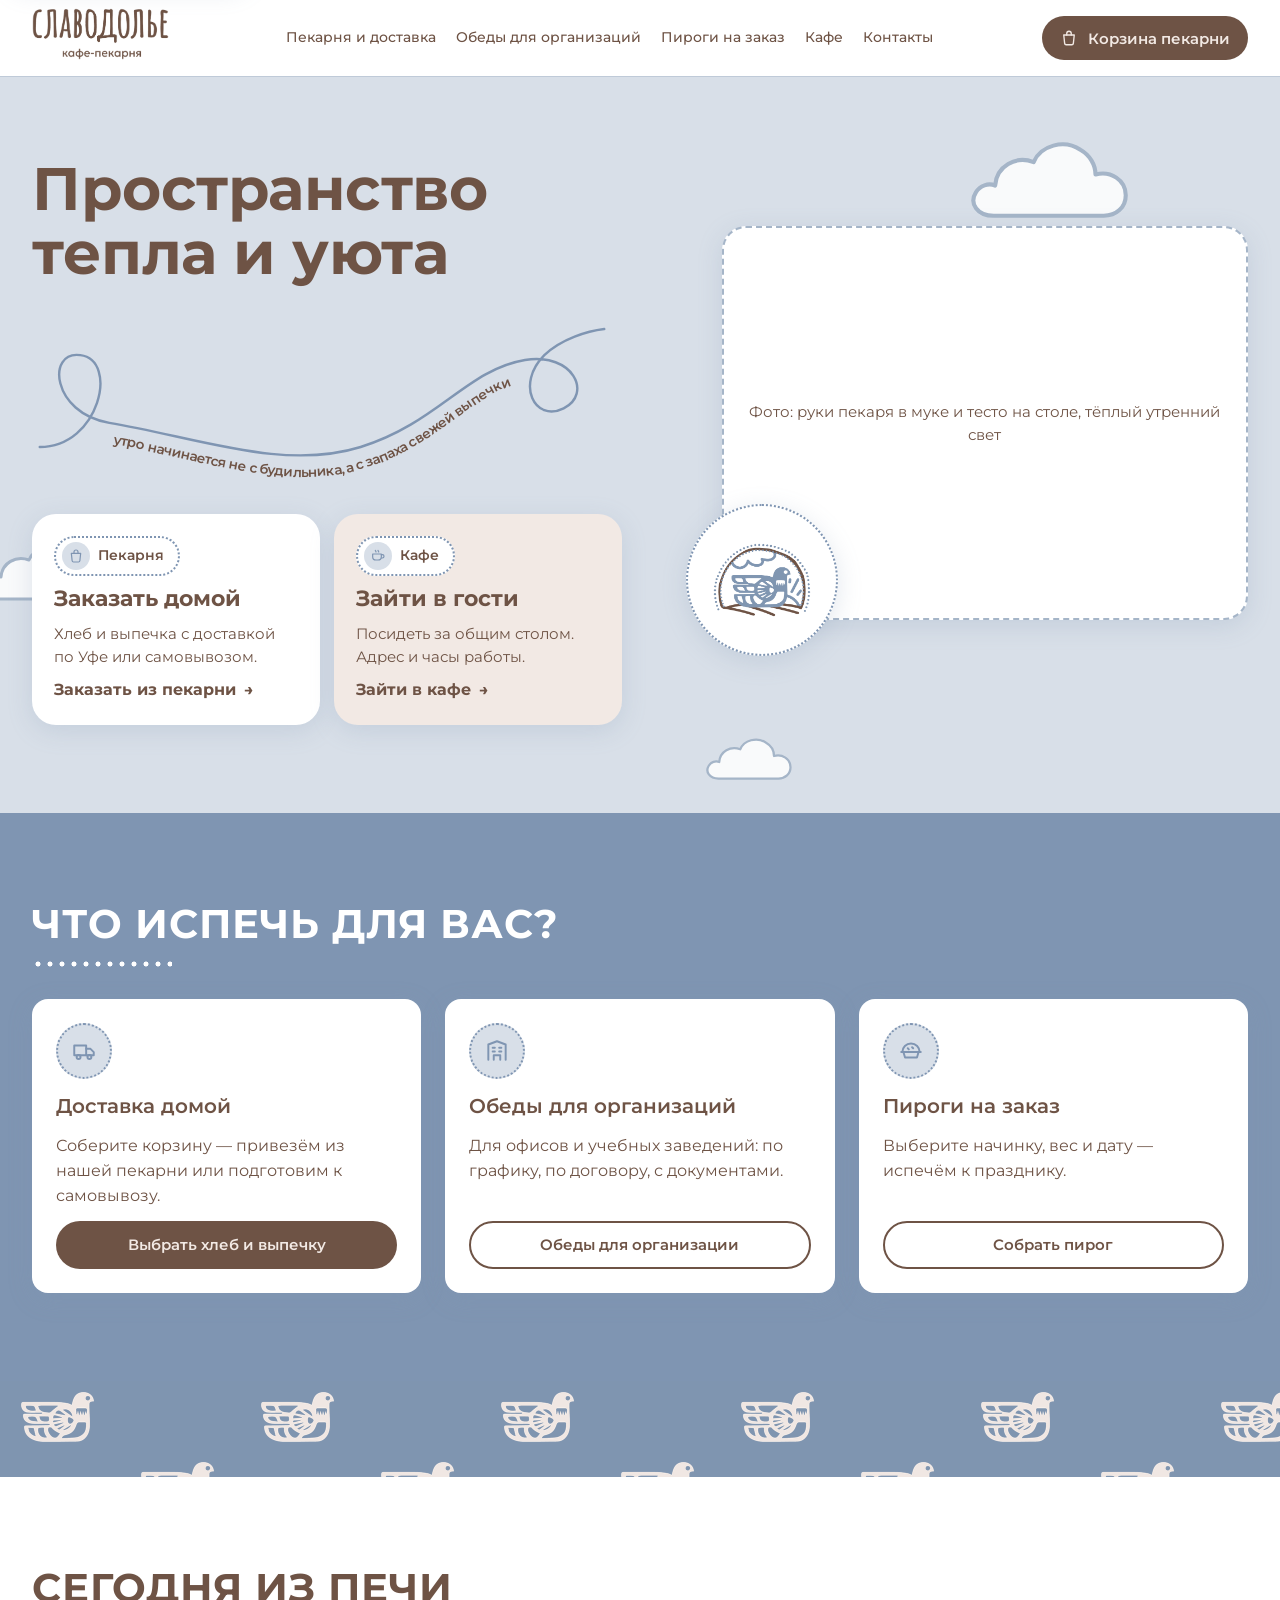
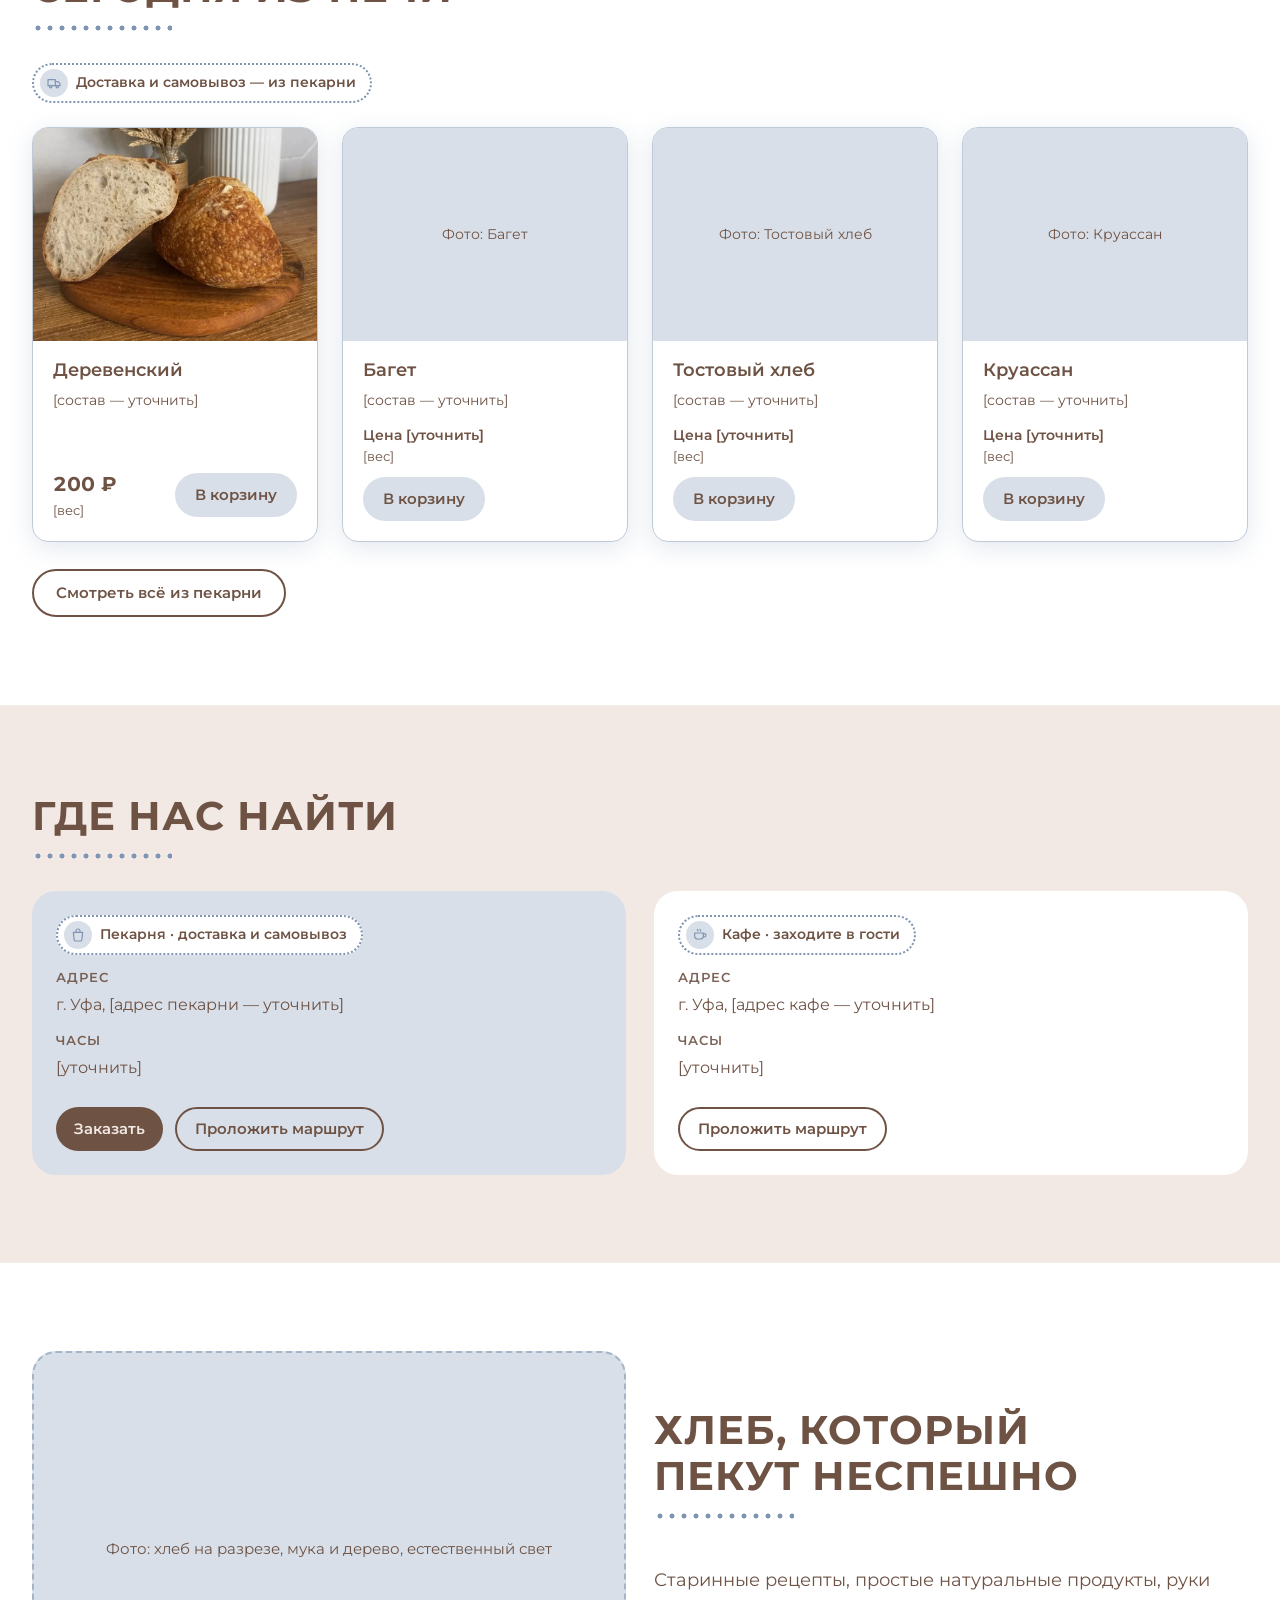
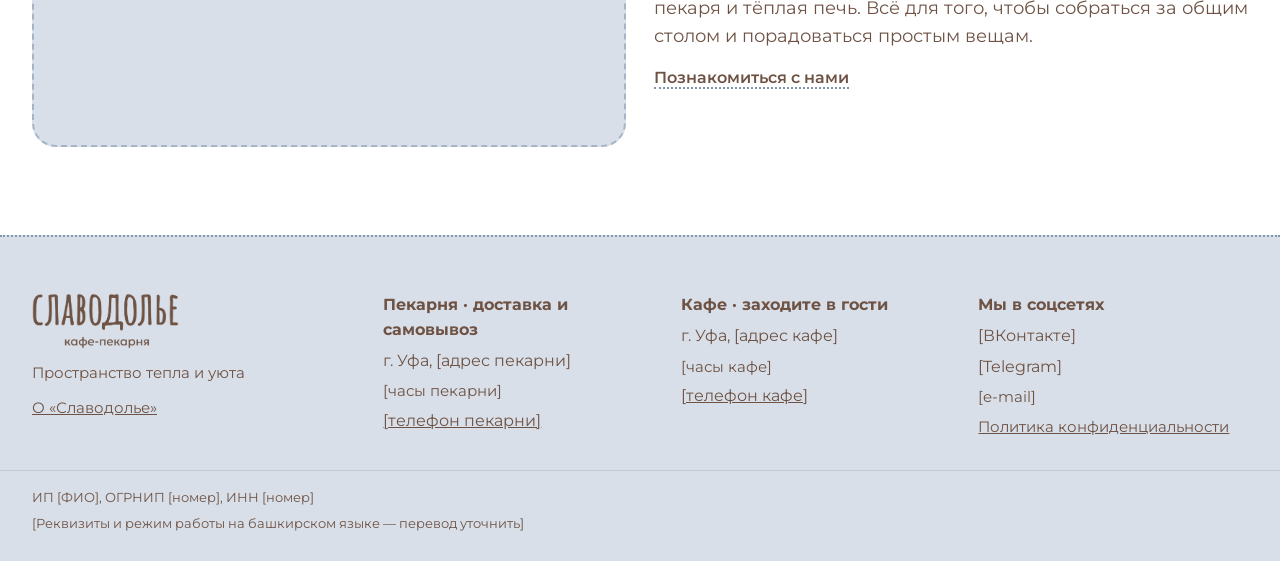
<file: site/index.html>
<!doctype html>
<html lang="ru">
<head>
<meta charset="utf-8">
<meta name="viewport" content="width=device-width, initial-scale=1">
<title>Славодолье — кафе-пекарня в Уфе</title>
<meta name="description" content="Хлеб и выпечка с доставкой из пекарни, обеды для организаций, пироги на заказ и кафе в Уфе.">
<link rel="icon" type="image/png" href="assets/sign-light.png">
<link rel="preconnect" href="https://fonts.googleapis.com">
<link rel="preconnect" href="https://fonts.gstatic.com" crossorigin>
<link href="https://fonts.googleapis.com/css2?family=Montserrat:wght@400;500;600;700&amp;display=swap" rel="stylesheet">
<link rel="stylesheet" href="styles.css">
</head>
<body data-cart-bar>
<a class="skip" href="#main">Перейти к содержимому</a>
<header class="site-header">
  <div class="wrap header-inner">
    <a class="header-logo" href="index.html" aria-label="Славодолье, кафе-пекарня — на главную">
      <img class="logo-l" src="assets/wordmark-light.png" alt="Славодолье, кафе-пекарня">
      <img class="logo-d" src="assets/wordmark-dark.png" alt="Славодолье, кафе-пекарня">
    </a>
    <nav class="main-nav" id="mainNav" aria-label="Разделы сайта">
      <a href="bakery.html">Пекарня и доставка</a>
      <a href="lunch.html">Обеды для организаций</a>
      <a href="pies.html">Пироги на заказ</a>
      <a href="cafe.html">Кафе</a>
      <a href="contacts.html">Контакты</a>
    </nav>
    <div class="header-actions">
      <a class="header-phone" data-phone="bakery" href="contacts.html">[телефон пекарни]</a>
      <button class="btn-p cart-btn" id="cartBtn" type="button" aria-label="Корзина пекарни">
        <svg width="18" height="18" viewBox="0 0 24 24" fill="none" stroke="currentColor" stroke-width="1.8" stroke-linecap="round" stroke-linejoin="round" aria-hidden="true"><path d="M5 8h14l-1.2 11.2a2 2 0 0 1-2 1.8H8.2a2 2 0 0 1-2-1.8L5 8z"/><path d="M9 8V6a3 3 0 0 1 6 0v2"/></svg>
        <span class="cart-label">Корзина пекарни</span>
        <span class="count" id="cartCount" hidden>0</span>
      </button>
      <button class="burger" type="button" aria-expanded="false" aria-controls="mainNav" aria-label="Меню">
        <svg width="20" height="20" viewBox="0 0 24 24" fill="none" stroke="currentColor" stroke-width="2" stroke-linecap="round" aria-hidden="true"><path d="M4 7h16M4 12h16M4 17h16"/></svg>
      </button>
    </div>
  </div>
</header>

<main id="main">
<section class="hero sky">
  <svg class="cloud cloud-a" aria-hidden="true" viewBox="0 0 160 80"><path d="M26 66c-12 0-18-9-13-17 3-5 9-7 14-5 1-14 15-22 28-17 5-12 22-17 34-9 7 4 11 11 11 18 11-3 22 4 22 15 0 9-7 15-16 15z" stroke-width="3" stroke-linejoin="round"/></svg><svg class="cloud cloud-b" aria-hidden="true" viewBox="0 0 160 80"><path d="M26 66c-12 0-18-9-13-17 3-5 9-7 14-5 1-14 15-22 28-17 5-12 22-17 34-9 7 4 11 11 11 18 11-3 22 4 22 15 0 9-7 15-16 15z" stroke-width="3" stroke-linejoin="round"/></svg><svg class="cloud cloud-c" aria-hidden="true" viewBox="0 0 160 80"><path d="M26 66c-12 0-18-9-13-17 3-5 9-7 14-5 1-14 15-22 28-17 5-12 22-17 34-9 7 4 11 11 11 18 11-3 22 4 22 15 0 9-7 15-16 15z" stroke-width="3" stroke-linejoin="round"/></svg>
  <div class="wrap hero-inner">
    <div class="hero-text">
      <h1 class="rise d1">Пространство тепла и уюта</h1>
      <svg class="swirl rise d2" viewBox="0 0 600 200" role="img" aria-label="Утро начинается не с будильника, а с запаха свежей выпечки">
        <path class="swirl-line" d="M 8 150 C 70 150, 90 60, 50 55 C 15 50, 20 115, 80 125 C 170 140, 260 175, 340 150 C 420 125, 450 70, 510 60 C 560 52, 580 95, 550 110 C 520 125, 500 85, 530 55 C 548 38, 575 30, 592 28" fill="none" stroke-width="2.5" stroke-linecap="round"/>
        <path id="swirl-text" d="M 84 147 C 172 162, 262 197, 344 172 C 424 147, 456 92, 512 82" fill="none"/>
        <text class="swirl-words"><textPath href="#swirl-text" startOffset="0" textLength="440" lengthAdjust="spacing">утро начинается не с будильника, а с запаха свежей выпечки</textPath></text>
      </svg>
      <p class="slogan-plain rise d2">Утро начинается не с будильника, а с запаха свежей выпечки</p>
      <div class="choice rise d3">
        <a class="choice-card bakery" href="bakery.html">
          <span class="tag"><span class="round-icon"><svg width="26" height="26" viewBox="0 0 24 24" fill="none" stroke="currentColor" stroke-width="1.8" stroke-linecap="round" stroke-linejoin="round" aria-hidden="true"><path d="M5 8h14l-1.2 11.2a2 2 0 0 1-2 1.8H8.2a2 2 0 0 1-2-1.8L5 8z"/><path d="M9 8V6a3 3 0 0 1 6 0v2"/></svg></span>Пекарня</span>
          <h2>Заказать домой</h2>
          <p>Хлеб и выпечка с доставкой по Уфе или самовывозом.</p>
          <span class="go">Заказать из пекарни</span>
        </a>
        <a class="choice-card cafe" href="cafe.html">
          <span class="tag"><span class="round-icon"><svg width="26" height="26" viewBox="0 0 24 24" fill="none" stroke="currentColor" stroke-width="1.8" stroke-linecap="round" stroke-linejoin="round" aria-hidden="true"><path d="M4 9h13v4a5 5 0 0 1-5 5H9a5 5 0 0 1-5-5V9z"/><path d="M17 10h1.5a2.5 2.5 0 0 1 0 5H17"/><path d="M8 3.5c0 1 1 1.5 1 2.5M12 3.5c0 1 1 1.5 1 2.5"/></svg></span>Кафе</span>
          <h2>Зайти в гости</h2>
          <p>Посидеть за общим столом. Адрес и часы работы.</p>
          <span class="go">Зайти в кафе</span>
        </a>
      </div>
    </div>
    <div class="hero-visual">
      <div class="ph ph-43 ph-card photo-in">Фото: руки пекаря в муке и тесто на столе, тёплый утренний свет</div>
      <div class="hero-sign sign-in"><img class="logo-l " src="assets/sign-light.png" alt=""><img class="logo-d " src="assets/sign-dark.png" alt=""></div>
    </div>
  </div>
</section>

<section class="section band on-band" aria-labelledby="pathsTitle">
  <div class="wrap">
    <h2 class="sec-title" id="pathsTitle">Что испечь для вас?</h2>
    <div class="paths">
      <div class="card path">
        <span class="round-icon"><svg width="26" height="26" viewBox="0 0 24 24" fill="none" stroke="currentColor" stroke-width="1.8" stroke-linecap="round" stroke-linejoin="round" aria-hidden="true"><path d="M3 7h11v9H3z"/><path d="M14 10h4l3 3v3h-7"/><circle cx="7" cy="17.5" r="1.8"/><circle cx="17" cy="17.5" r="1.8"/></svg></span>
        <h3>Доставка домой</h3>
        <p>Соберите корзину — привезём из нашей пекарни или подготовим к самовывозу.</p>
        <a class="btn-p btn-md" href="bakery.html#catalog">Выбрать хлеб и выпечку</a>
      </div>
      <div class="card path">
        <span class="round-icon"><svg width="26" height="26" viewBox="0 0 24 24" fill="none" stroke="currentColor" stroke-width="1.8" stroke-linecap="round" stroke-linejoin="round" aria-hidden="true"><path d="M4 20V6l8-3 8 3v14"/><path d="M9 20v-4h6v4"/><path d="M8 9h2M14 9h2M8 12.5h2M14 12.5h2"/></svg></span>
        <h3>Обеды для организаций</h3>
        <p>Для офисов и учебных заведений: по графику, по договору, с документами.</p>
        <a class="btn-s btn-md" href="lunch.html">Обеды для организации</a>
      </div>
      <div class="card path">
        <span class="round-icon"><svg width="26" height="26" viewBox="0 0 24 24" fill="none" stroke="currentColor" stroke-width="1.8" stroke-linecap="round" stroke-linejoin="round" aria-hidden="true"><path d="M3 13h18"/><path d="M4 13a8 8 0 0 1 16 0"/><path d="M5 13l1.5 5h11L19 13"/><path d="M9 9.5l1 1M13 8.5l1 1"/></svg></span>
        <h3>Пироги на заказ</h3>
        <p>Выберите начинку, вес и дату — испечём к празднику.</p>
        <a class="btn-s btn-md" href="pies.html">Собрать пирог</a>
      </div>
    </div>
  </div>
</section>

<div class="bird-band" aria-hidden="true"></div>

<section class="section" aria-labelledby="ovenTitle">
  <div class="wrap">
    <h2 class="sec-title" id="ovenTitle">Сегодня из печи</h2>
    <p class="lead"><span class="tag"><span class="round-icon"><svg width="26" height="26" viewBox="0 0 24 24" fill="none" stroke="currentColor" stroke-width="1.8" stroke-linecap="round" stroke-linejoin="round" aria-hidden="true"><path d="M3 7h11v9H3z"/><path d="M14 10h4l3 3v3h-7"/><circle cx="7" cy="17.5" r="1.8"/><circle cx="17" cy="17.5" r="1.8"/></svg></span>Доставка и самовывоз — из пекарни</span></p>
    <div id="showcase" class="menu-cards"></div>
    <p style="margin:28px 0 0"><a class="btn-s btn-md" href="bakery.html#catalog">Смотреть всё из пекарни</a></p>
  </div>
</section>

<section class="section milk" aria-labelledby="whereTitle">
  <div class="wrap">
    <h2 class="sec-title" id="whereTitle">Где нас найти</h2>
    <div class="grid-2">
      <div class="place bakery">
        <span class="tag"><span class="round-icon"><svg width="26" height="26" viewBox="0 0 24 24" fill="none" stroke="currentColor" stroke-width="1.8" stroke-linecap="round" stroke-linejoin="round" aria-hidden="true"><path d="M5 8h14l-1.2 11.2a2 2 0 0 1-2 1.8H8.2a2 2 0 0 1-2-1.8L5 8z"/><path d="M9 8V6a3 3 0 0 1 6 0v2"/></svg></span>Пекарня · доставка и самовывоз</span>
        <dl><dt>Адрес</dt><dd>г. Уфа, <span data-site="bakery.address">[адрес пекарни — уточнить]</span></dd>
        <dt>Часы</dt><dd data-site="bakery.hours">[уточнить]</dd></dl>
        <div class="btn-row"><a class="btn-p btn-sm" href="bakery.html">Заказать</a><a class="btn-s btn-sm" data-map="bakery" href="contacts.html">Проложить маршрут</a></div>
      </div>
      <div class="place cafe" style="background:var(--surface)">
        <span class="tag"><span class="round-icon"><svg width="26" height="26" viewBox="0 0 24 24" fill="none" stroke="currentColor" stroke-width="1.8" stroke-linecap="round" stroke-linejoin="round" aria-hidden="true"><path d="M4 9h13v4a5 5 0 0 1-5 5H9a5 5 0 0 1-5-5V9z"/><path d="M17 10h1.5a2.5 2.5 0 0 1 0 5H17"/><path d="M8 3.5c0 1 1 1.5 1 2.5M12 3.5c0 1 1 1.5 1 2.5"/></svg></span>Кафе · заходите в гости</span>
        <dl><dt>Адрес</dt><dd>г. Уфа, <span data-site="cafe.address">[адрес кафе — уточнить]</span></dd>
        <dt>Часы</dt><dd data-site="cafe.hours">[уточнить]</dd></dl>
        <div class="btn-row"><a class="btn-s btn-sm" data-map="cafe" href="contacts.html">Проложить маршрут</a></div>
      </div>
    </div>
  </div>
</section>

<section class="section" aria-labelledby="aboutTitle">
  <div class="wrap grid-2" style="align-items:center">
    <div class="ph ph-32">Фото: хлеб на разрезе, мука и дерево, естественный свет</div>
    <div class="stack">
      <h2 class="sec-title" id="aboutTitle">Хлеб, который пекут неспешно</h2>
      <p class="lead" style="margin:0">Старинные рецепты, простые натуральные продукты, руки пекаря и тёплая печь. Всё для того, чтобы собраться за общим столом и порадоваться простым вещам.</p>
      <p style="margin:0"><a class="link-arrow" href="about.html">Познакомиться с нами</a></p>
    </div>
  </div>
</section>
</main>

<footer class="site-footer">
  <div class="wrap footer-cols">
    <div class="footer-col brand">
      <img class="logo-l" src="assets/wordmark-light.png" alt="Славодолье, кафе-пекарня">
      <img class="logo-d" src="assets/wordmark-dark.png" alt="Славодолье, кафе-пекарня">
      <span class="fs15">Пространство тепла и уюта</span>
      <a class="fs15" href="about.html">О «Славодолье»</a>
    </div>
    <div class="footer-col">
      <span class="t">Пекарня · доставка и самовывоз</span>
      <span>г. Уфа, <span data-site="bakery.address">[адрес пекарни]</span></span>
      <span class="fs15" data-site="bakery.hours">[часы пекарни]</span>
      <a data-phone="bakery" href="contacts.html">[телефон пекарни]</a>
    </div>
    <div class="footer-col">
      <span class="t">Кафе · заходите в гости</span>
      <span>г. Уфа, <span data-site="cafe.address">[адрес кафе]</span></span>
      <span class="fs15" data-site="cafe.hours">[часы кафе]</span>
      <a data-phone="cafe" href="contacts.html">[телефон кафе]</a>
    </div>
    <div class="footer-col">
      <span class="t">Мы в соцсетях</span>
      <span class="footer-col" data-socials><span>[ВКонтакте]</span><span>[Telegram]</span></span>
      <span class="fs15" data-email>[e-mail]</span>
      <a class="fs15" href="privacy.html">Политика конфиденциальности</a>
    </div>
  </div>
  <div class="wrap footer-legal">
    <p><span data-site="legal.name">ИП [ФИО]</span>, ОГРНИП <span data-site="legal.ogrnip">[номер]</span>, ИНН <span data-site="legal.inn">[номер]</span></p>
    <p>[Реквизиты и режим работы на башкирском языке — перевод уточнить]</p>
  </div>
</footer>

<script src="config.js"></script>
<script src="menu.js"></script>
<script src="script.js"></script>
</body>
</html>
</file>
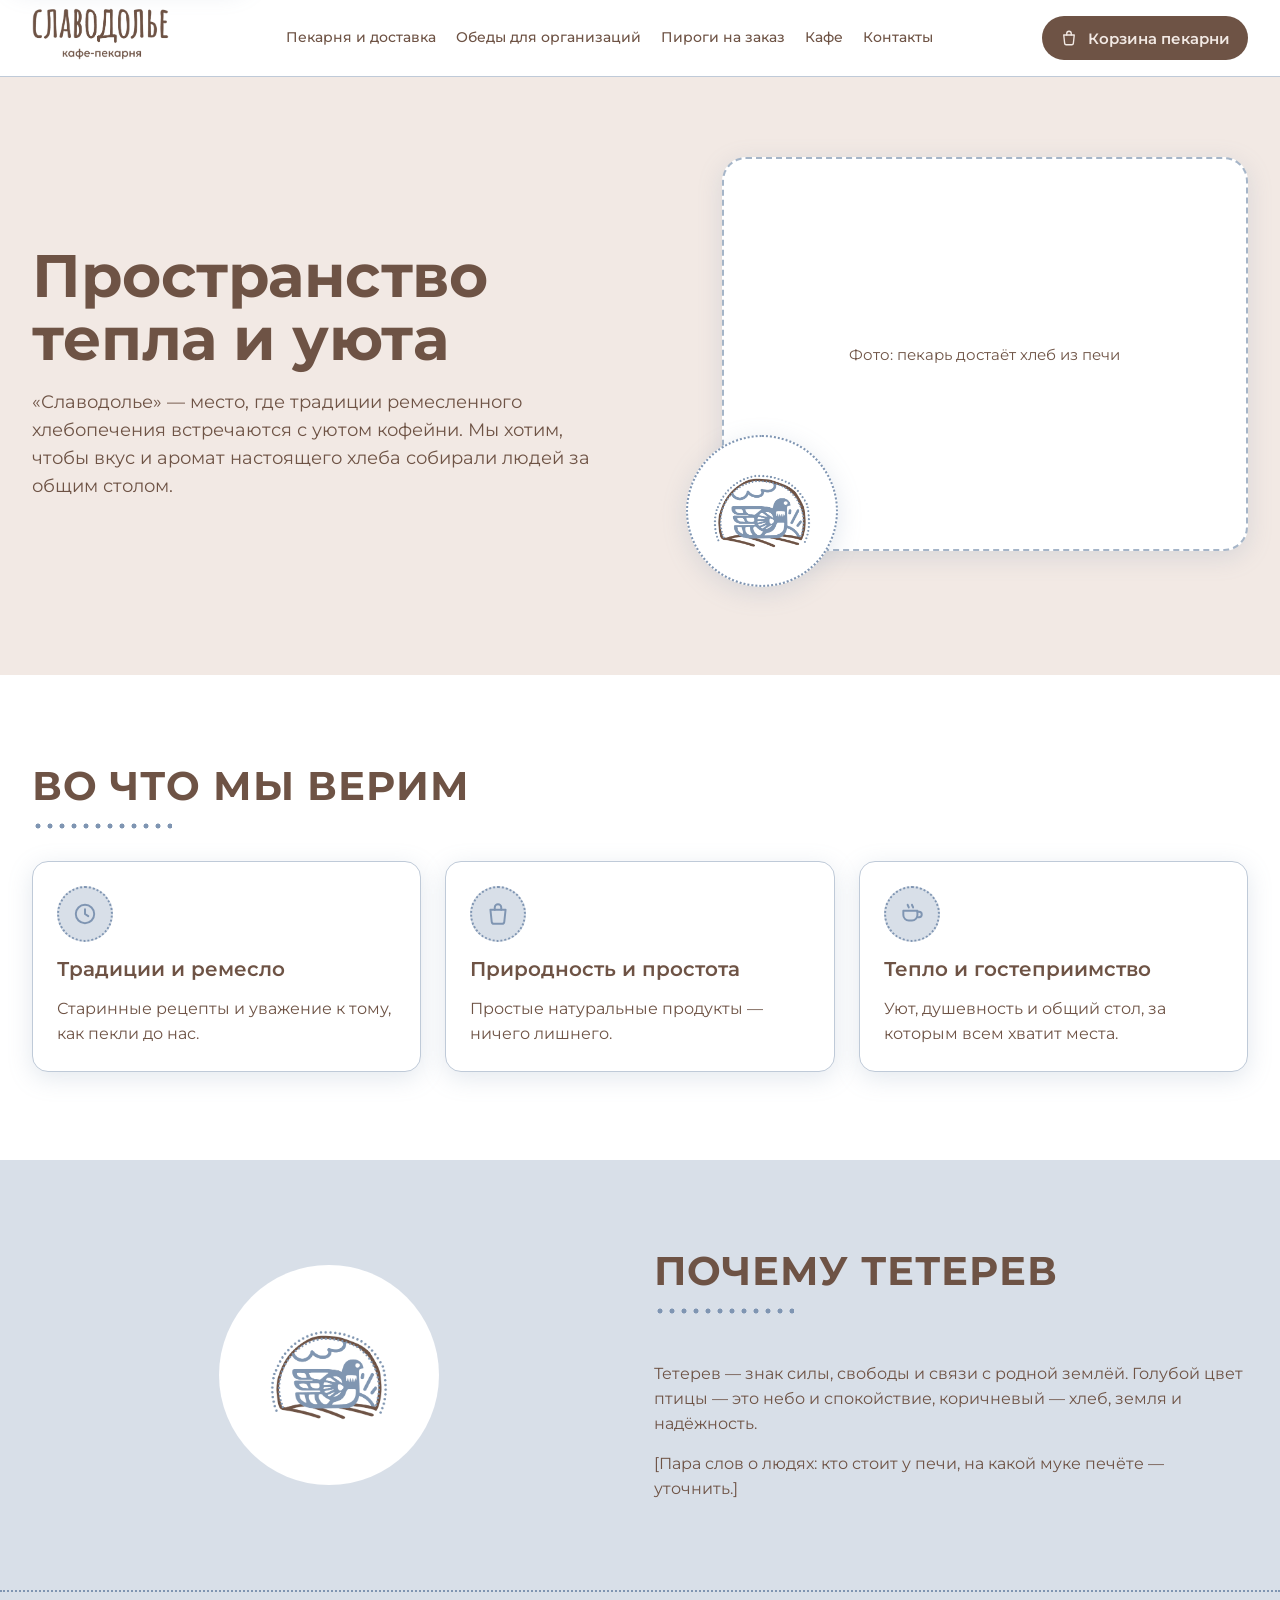
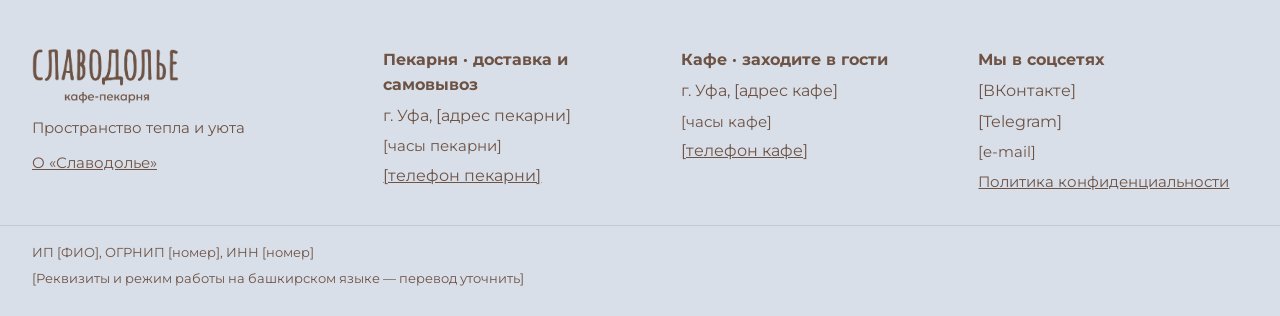
<file: site/about.html>
<!doctype html>
<html lang="ru">
<head>
<meta charset="utf-8">
<meta name="viewport" content="width=device-width, initial-scale=1">
<title>О нас — Славодолье</title>
<meta name="description" content="Кафе-пекарня «Славодолье»: традиции, простота и тепло.">
<link rel="icon" type="image/png" href="assets/sign-light.png">
<link rel="preconnect" href="https://fonts.googleapis.com">
<link rel="preconnect" href="https://fonts.gstatic.com" crossorigin>
<link href="https://fonts.googleapis.com/css2?family=Montserrat:wght@400;500;600;700&amp;display=swap" rel="stylesheet">
<link rel="stylesheet" href="styles.css">
</head>
<body>
<a class="skip" href="#main">Перейти к содержимому</a>
<header class="site-header">
  <div class="wrap header-inner">
    <a class="header-logo" href="index.html" aria-label="Славодолье, кафе-пекарня — на главную">
      <img class="logo-l" src="assets/wordmark-light.png" alt="Славодолье, кафе-пекарня">
      <img class="logo-d" src="assets/wordmark-dark.png" alt="Славодолье, кафе-пекарня">
    </a>
    <nav class="main-nav" id="mainNav" aria-label="Разделы сайта">
      <a href="bakery.html">Пекарня и доставка</a>
      <a href="lunch.html">Обеды для организаций</a>
      <a href="pies.html">Пироги на заказ</a>
      <a href="cafe.html">Кафе</a>
      <a href="contacts.html">Контакты</a>
    </nav>
    <div class="header-actions">
      <a class="header-phone" data-phone="bakery" href="contacts.html">[телефон пекарни]</a>
      <button class="btn-p cart-btn" id="cartBtn" type="button" aria-label="Корзина пекарни">
        <svg width="18" height="18" viewBox="0 0 24 24" fill="none" stroke="currentColor" stroke-width="1.8" stroke-linecap="round" stroke-linejoin="round" aria-hidden="true"><path d="M5 8h14l-1.2 11.2a2 2 0 0 1-2 1.8H8.2a2 2 0 0 1-2-1.8L5 8z"/><path d="M9 8V6a3 3 0 0 1 6 0v2"/></svg>
        <span class="cart-label">Корзина пекарни</span>
        <span class="count" id="cartCount" hidden>0</span>
      </button>
      <button class="burger" type="button" aria-expanded="false" aria-controls="mainNav" aria-label="Меню">
        <svg width="20" height="20" viewBox="0 0 24 24" fill="none" stroke="currentColor" stroke-width="2" stroke-linecap="round" aria-hidden="true"><path d="M4 7h16M4 12h16M4 17h16"/></svg>
      </button>
    </div>
  </div>
</header>

<main id="main">
<section class="hero milk">
  <div class="wrap hero-inner">
    <div class="hero-text">
      <h1 class="rise d1">Пространство тепла и уюта</h1>
      <p class="lead rise d2">«Славодолье» — место, где традиции ремесленного хлебопечения встречаются с уютом кофейни. Мы хотим, чтобы вкус и аромат настоящего хлеба собирали людей за общим столом.</p>
    </div>
    <div class="hero-visual">
      <div class="ph ph-43 ph-card photo-in">Фото: пекарь достаёт хлеб из печи</div>
      <div class="hero-sign sign-in"><img class="logo-l " src="assets/sign-light.png" alt=""><img class="logo-d " src="assets/sign-dark.png" alt=""></div>
    </div>
  </div>
</section>

<section class="section" aria-labelledby="valTitle">
  <div class="wrap">
    <h2 class="sec-title" id="valTitle">Во что мы верим</h2>
    <div class="grid-3">
      <div class="info-card" style="border:1px solid var(--line)"><span class="round-icon"><svg width="26" height="26" viewBox="0 0 24 24" fill="none" stroke="currentColor" stroke-width="1.8" stroke-linecap="round" stroke-linejoin="round" aria-hidden="true"><circle cx="12" cy="12" r="8.5"/><path d="M12 7.5V12l3 2"/></svg></span><h3>Традиции и ремесло</h3><p>Старинные рецепты и уважение к тому, как пекли до нас.</p></div>
      <div class="info-card" style="border:1px solid var(--line)"><span class="round-icon"><svg width="26" height="26" viewBox="0 0 24 24" fill="none" stroke="currentColor" stroke-width="1.8" stroke-linecap="round" stroke-linejoin="round" aria-hidden="true"><path d="M5 8h14l-1.2 11.2a2 2 0 0 1-2 1.8H8.2a2 2 0 0 1-2-1.8L5 8z"/><path d="M9 8V6a3 3 0 0 1 6 0v2"/></svg></span><h3>Природность и простота</h3><p>Простые натуральные продукты — ничего лишнего.</p></div>
      <div class="info-card" style="border:1px solid var(--line)"><span class="round-icon"><svg width="26" height="26" viewBox="0 0 24 24" fill="none" stroke="currentColor" stroke-width="1.8" stroke-linecap="round" stroke-linejoin="round" aria-hidden="true"><path d="M4 9h13v4a5 5 0 0 1-5 5H9a5 5 0 0 1-5-5V9z"/><path d="M17 10h1.5a2.5 2.5 0 0 1 0 5H17"/><path d="M8 3.5c0 1 1 1.5 1 2.5M12 3.5c0 1 1 1.5 1 2.5"/></svg></span><h3>Тепло и гостеприимство</h3><p>Уют, душевность и общий стол, за которым всем хватит места.</p></div>
    </div>
  </div>
</section>

<section class="section sky" aria-labelledby="birdTitle">
  <div class="wrap grid-2" style="align-items:center">
    <div class="bird-circle" style="width:220px;height:220px;justify-self:center;background:var(--surface)"><img class="logo-l " src="assets/sign-light.png" alt=""><img class="logo-d " src="assets/sign-dark.png" alt=""></div>
    <div class="stack">
      <h2 class="sec-title" id="birdTitle">Почему тетерев</h2>
      <p style="margin:0">Тетерев — знак силы, свободы и связи с родной землёй. Голубой цвет птицы — это небо и спокойствие, коричневый — хлеб, земля и надёжность.</p>
      <p style="margin:0">[Пара слов о людях: кто стоит у печи, на какой муке печёте — уточнить.]</p>
    </div>
  </div>
</section>
</main>

<footer class="site-footer">
  <div class="wrap footer-cols">
    <div class="footer-col brand">
      <img class="logo-l" src="assets/wordmark-light.png" alt="Славодолье, кафе-пекарня">
      <img class="logo-d" src="assets/wordmark-dark.png" alt="Славодолье, кафе-пекарня">
      <span class="fs15">Пространство тепла и уюта</span>
      <a class="fs15" href="about.html">О «Славодолье»</a>
    </div>
    <div class="footer-col">
      <span class="t">Пекарня · доставка и самовывоз</span>
      <span>г. Уфа, <span data-site="bakery.address">[адрес пекарни]</span></span>
      <span class="fs15" data-site="bakery.hours">[часы пекарни]</span>
      <a data-phone="bakery" href="contacts.html">[телефон пекарни]</a>
    </div>
    <div class="footer-col">
      <span class="t">Кафе · заходите в гости</span>
      <span>г. Уфа, <span data-site="cafe.address">[адрес кафе]</span></span>
      <span class="fs15" data-site="cafe.hours">[часы кафе]</span>
      <a data-phone="cafe" href="contacts.html">[телефон кафе]</a>
    </div>
    <div class="footer-col">
      <span class="t">Мы в соцсетях</span>
      <span class="footer-col" data-socials><span>[ВКонтакте]</span><span>[Telegram]</span></span>
      <span class="fs15" data-email>[e-mail]</span>
      <a class="fs15" href="privacy.html">Политика конфиденциальности</a>
    </div>
  </div>
  <div class="wrap footer-legal">
    <p><span data-site="legal.name">ИП [ФИО]</span>, ОГРНИП <span data-site="legal.ogrnip">[номер]</span>, ИНН <span data-site="legal.inn">[номер]</span></p>
    <p>[Реквизиты и режим работы на башкирском языке — перевод уточнить]</p>
  </div>
</footer>

<script src="config.js"></script>
<script src="menu.js"></script>
<script src="script.js"></script>
</body>
</html>
</file>
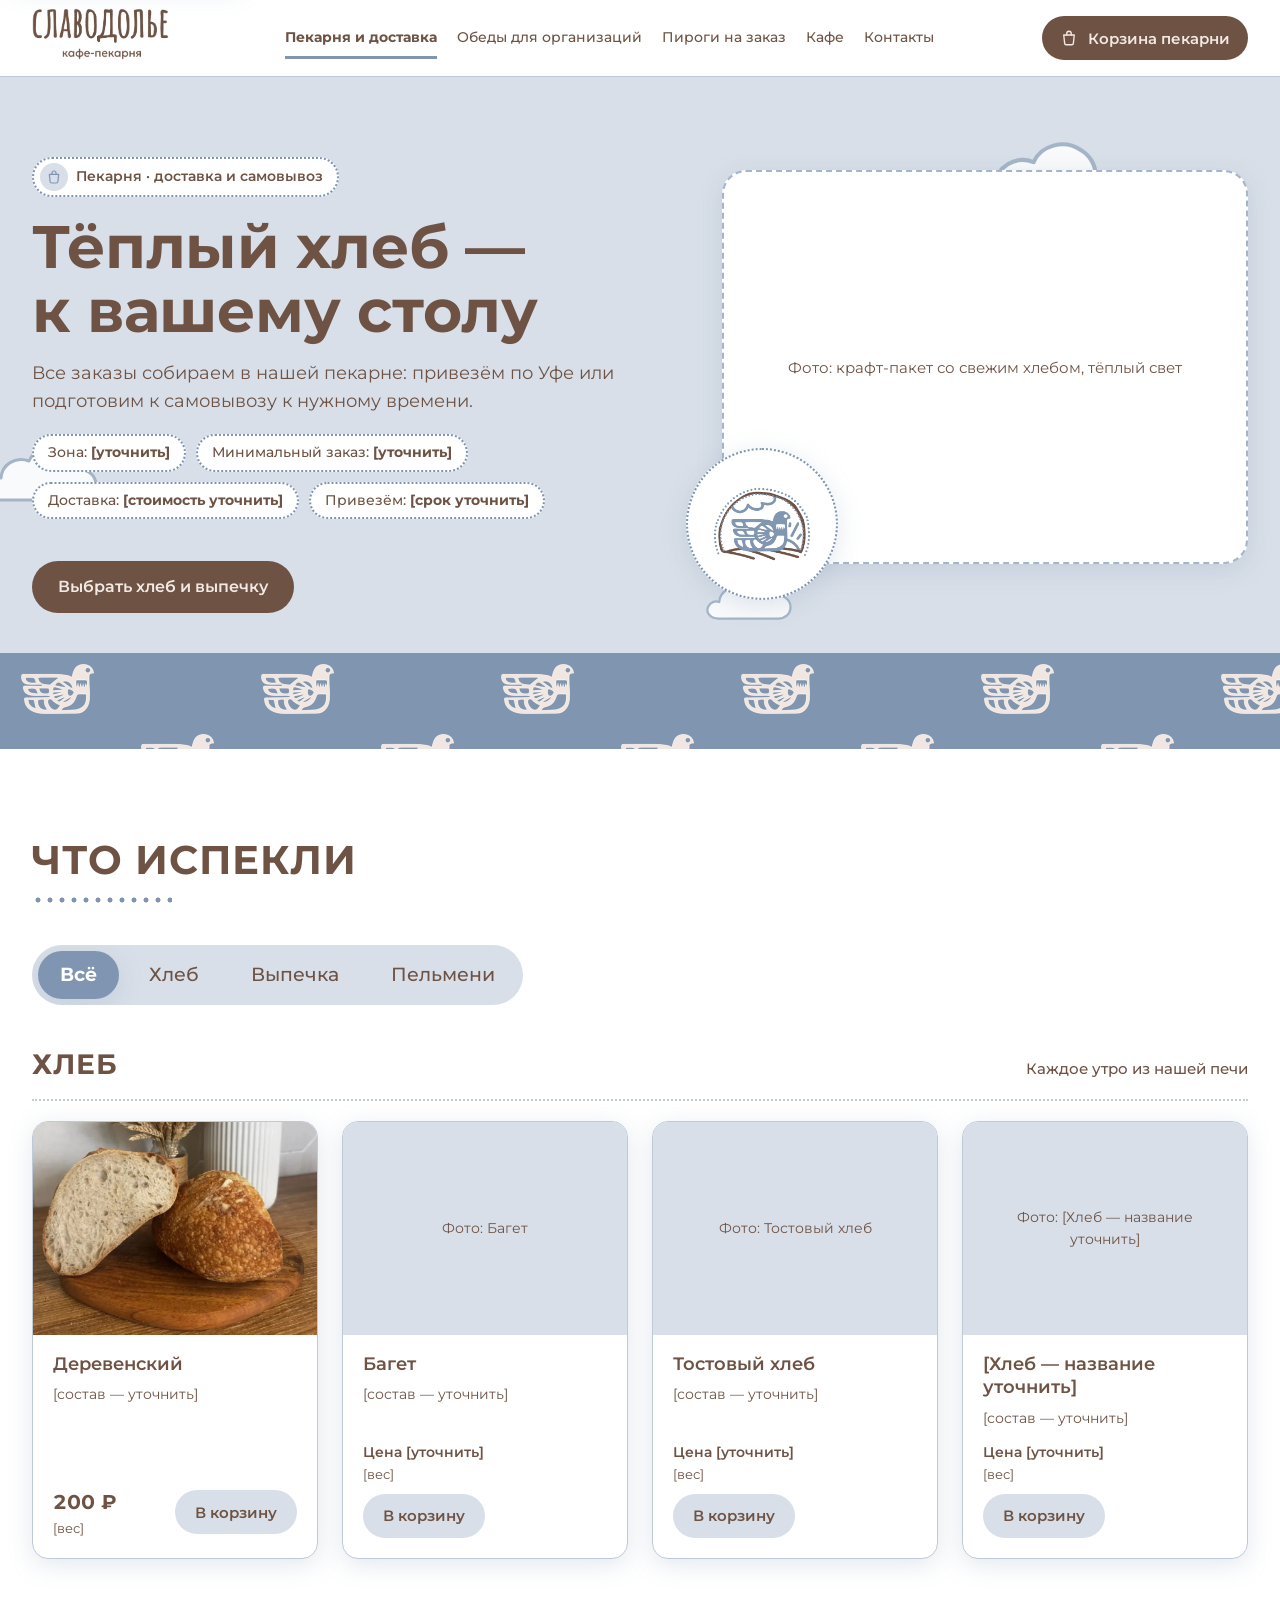
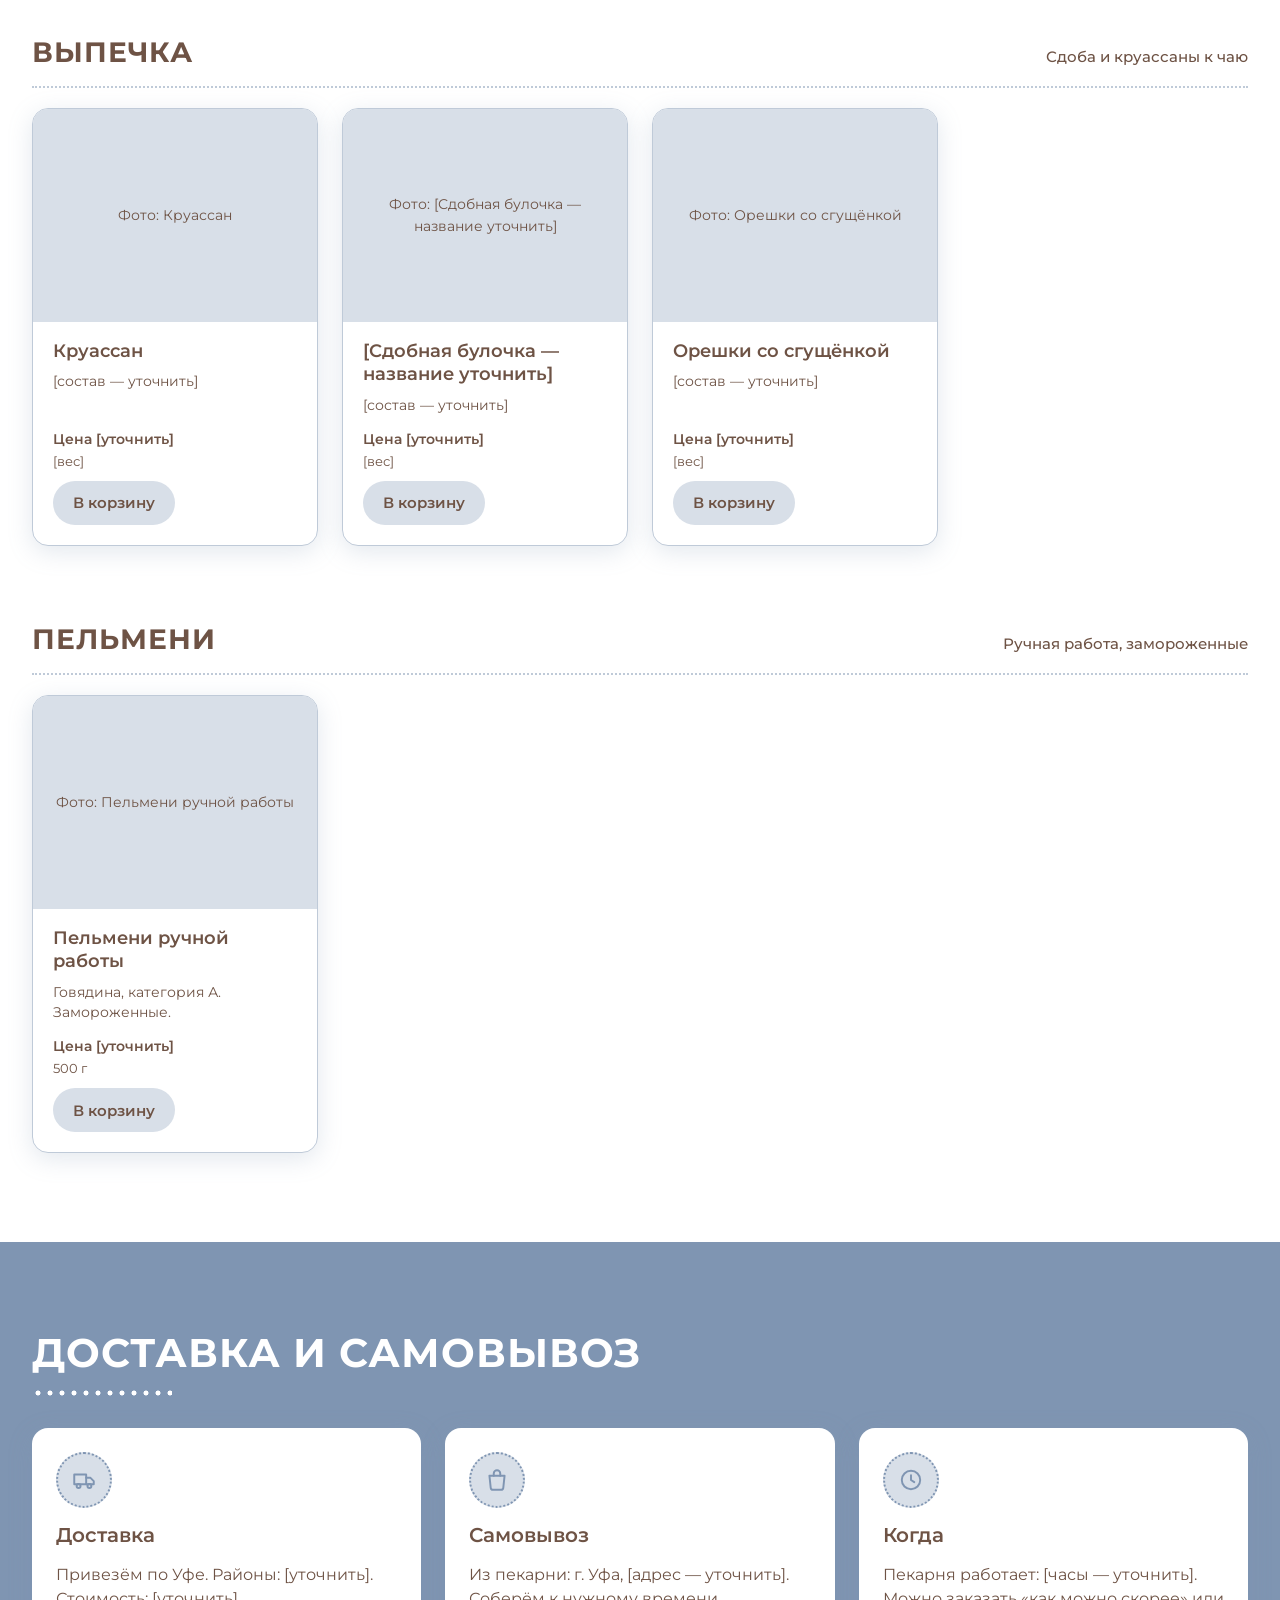
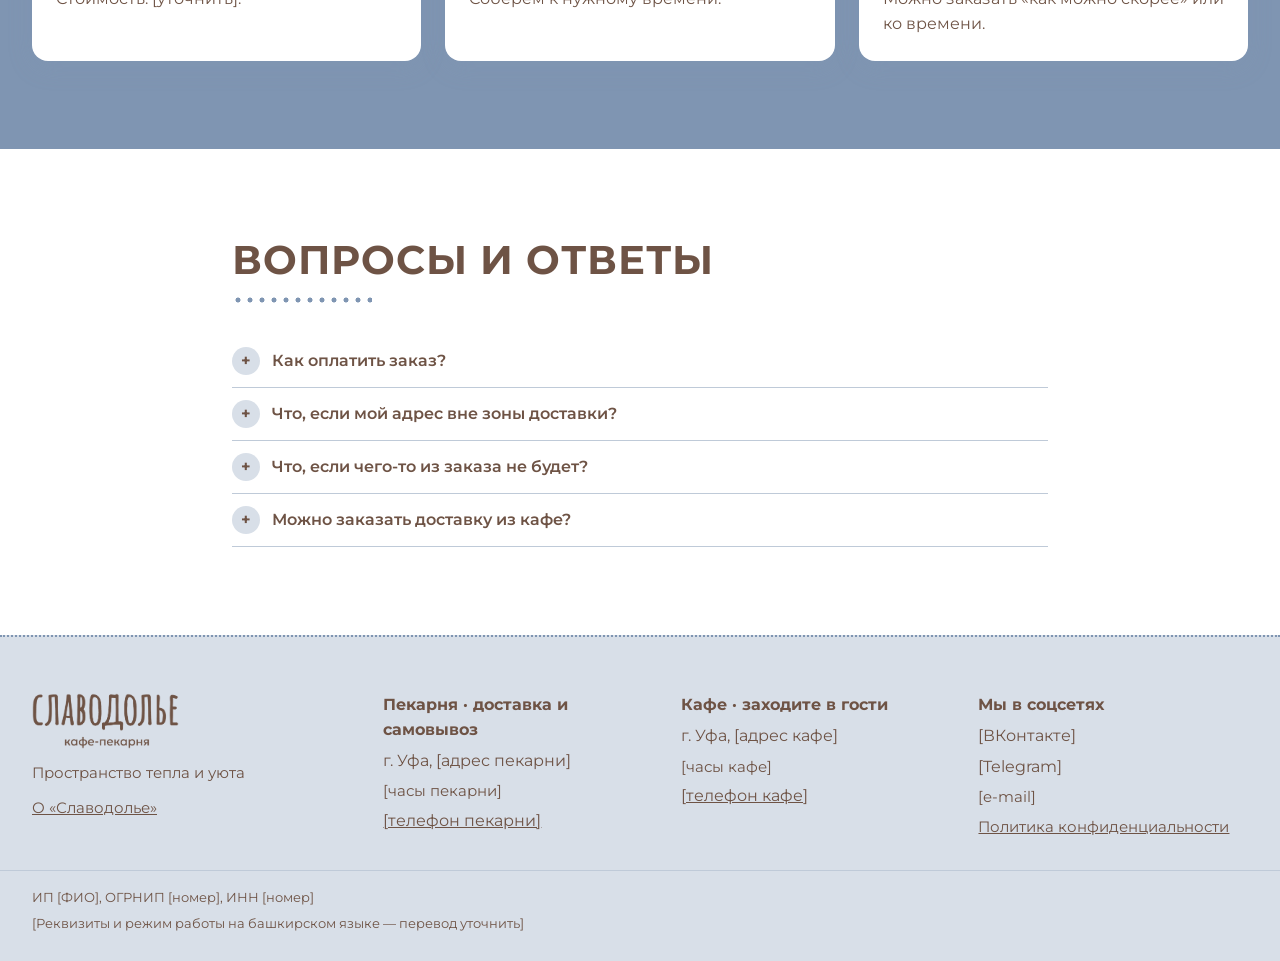
<file: site/bakery.html>
<!doctype html>
<html lang="ru">
<head>
<meta charset="utf-8">
<meta name="viewport" content="width=device-width, initial-scale=1">
<title>Пекарня и доставка — Славодолье</title>
<meta name="description" content="Хлеб и выпечка из пекарни «Славодолье» с доставкой по Уфе и самовывозом.">
<link rel="icon" type="image/png" href="assets/sign-light.png">
<link rel="preconnect" href="https://fonts.googleapis.com">
<link rel="preconnect" href="https://fonts.gstatic.com" crossorigin>
<link href="https://fonts.googleapis.com/css2?family=Montserrat:wght@400;500;600;700&amp;display=swap" rel="stylesheet">
<link rel="stylesheet" href="styles.css">
</head>
<body data-cart-bar>
<a class="skip" href="#main">Перейти к содержимому</a>
<header class="site-header">
  <div class="wrap header-inner">
    <a class="header-logo" href="index.html" aria-label="Славодолье, кафе-пекарня — на главную">
      <img class="logo-l" src="assets/wordmark-light.png" alt="Славодолье, кафе-пекарня">
      <img class="logo-d" src="assets/wordmark-dark.png" alt="Славодолье, кафе-пекарня">
    </a>
    <nav class="main-nav" id="mainNav" aria-label="Разделы сайта">
      <a href="bakery.html" aria-current="page">Пекарня и доставка</a>
      <a href="lunch.html">Обеды для организаций</a>
      <a href="pies.html">Пироги на заказ</a>
      <a href="cafe.html">Кафе</a>
      <a href="contacts.html">Контакты</a>
    </nav>
    <div class="header-actions">
      <a class="header-phone" data-phone="bakery" href="contacts.html">[телефон пекарни]</a>
      <button class="btn-p cart-btn" id="cartBtn" type="button" aria-label="Корзина пекарни">
        <svg width="18" height="18" viewBox="0 0 24 24" fill="none" stroke="currentColor" stroke-width="1.8" stroke-linecap="round" stroke-linejoin="round" aria-hidden="true"><path d="M5 8h14l-1.2 11.2a2 2 0 0 1-2 1.8H8.2a2 2 0 0 1-2-1.8L5 8z"/><path d="M9 8V6a3 3 0 0 1 6 0v2"/></svg>
        <span class="cart-label">Корзина пекарни</span>
        <span class="count" id="cartCount" hidden>0</span>
      </button>
      <button class="burger" type="button" aria-expanded="false" aria-controls="mainNav" aria-label="Меню">
        <svg width="20" height="20" viewBox="0 0 24 24" fill="none" stroke="currentColor" stroke-width="2" stroke-linecap="round" aria-hidden="true"><path d="M4 7h16M4 12h16M4 17h16"/></svg>
      </button>
    </div>
  </div>
</header>

<main id="main">
<section class="hero sky">
  <svg class="cloud cloud-a" aria-hidden="true" viewBox="0 0 160 80"><path d="M26 66c-12 0-18-9-13-17 3-5 9-7 14-5 1-14 15-22 28-17 5-12 22-17 34-9 7 4 11 11 11 18 11-3 22 4 22 15 0 9-7 15-16 15z" stroke-width="3" stroke-linejoin="round"/></svg><svg class="cloud cloud-b" aria-hidden="true" viewBox="0 0 160 80"><path d="M26 66c-12 0-18-9-13-17 3-5 9-7 14-5 1-14 15-22 28-17 5-12 22-17 34-9 7 4 11 11 11 18 11-3 22 4 22 15 0 9-7 15-16 15z" stroke-width="3" stroke-linejoin="round"/></svg><svg class="cloud cloud-c" aria-hidden="true" viewBox="0 0 160 80"><path d="M26 66c-12 0-18-9-13-17 3-5 9-7 14-5 1-14 15-22 28-17 5-12 22-17 34-9 7 4 11 11 11 18 11-3 22 4 22 15 0 9-7 15-16 15z" stroke-width="3" stroke-linejoin="round"/></svg>
  <div class="wrap hero-inner" style="padding-bottom:40px">
    <div class="hero-text">
      <span class="tag"><span class="round-icon"><svg width="26" height="26" viewBox="0 0 24 24" fill="none" stroke="currentColor" stroke-width="1.8" stroke-linecap="round" stroke-linejoin="round" aria-hidden="true"><path d="M5 8h14l-1.2 11.2a2 2 0 0 1-2 1.8H8.2a2 2 0 0 1-2-1.8L5 8z"/><path d="M9 8V6a3 3 0 0 1 6 0v2"/></svg></span>Пекарня · доставка и самовывоз</span>
      <h1 class="rise d1">Тёплый хлеб — к вашему столу</h1>
      <p class="lead rise d2">Все заказы собираем в нашей пекарне: привезём по Уфе или подготовим к самовывозу к нужному времени.</p>
      <ul class="facts rise d3" aria-label="Условия доставки">
        <li>Зона: <b data-delivery="zone">[уточнить]</b></li>
        <li>Минимальный заказ: <b data-delivery="min">[уточнить]</b></li>
        <li>Доставка: <b data-delivery="fee">[стоимость уточнить]</b></li>
        <li>Привезём: <b data-delivery="time">[срок уточнить]</b></li>
      </ul>
      <div class="btn-row rise d4"><a class="btn-p btn-lg" href="#catalog">Выбрать хлеб и выпечку</a></div>
    </div>
    <div class="hero-visual">
      <div class="ph ph-43 ph-card photo-in">Фото: крафт-пакет со свежим хлебом, тёплый свет</div>
      <div class="hero-sign sign-in"><img class="logo-l " src="assets/sign-light.png" alt=""><img class="logo-d " src="assets/sign-dark.png" alt=""></div>
    </div>
  </div>
</section>

<div class="bird-band" aria-hidden="true"></div>

<section class="section" id="catalog" aria-labelledby="catTitle">
  <div class="wrap">
    <h2 class="sec-title" id="catTitle">Что испекли</h2>
    <div class="tabs-wrap"><nav class="tabs" id="tabs" aria-label="Разделы пекарни"></nav></div>
    <div class="menu-grid cards-a" id="menuGrid"></div>
  </div>
</section>

<section class="section band on-band" id="delivery" aria-labelledby="delTitle">
  <div class="wrap">
    <h2 class="sec-title" id="delTitle">Доставка и самовывоз</h2>
    <div class="grid-3">
      <div class="card info-card"><span class="round-icon"><svg width="26" height="26" viewBox="0 0 24 24" fill="none" stroke="currentColor" stroke-width="1.8" stroke-linecap="round" stroke-linejoin="round" aria-hidden="true"><path d="M3 7h11v9H3z"/><path d="M14 10h4l3 3v3h-7"/><circle cx="7" cy="17.5" r="1.8"/><circle cx="17" cy="17.5" r="1.8"/></svg></span><h3>Доставка</h3>
        <p>Привезём по Уфе. Районы: <span data-delivery="zone">[уточнить]</span>. Стоимость: <span data-delivery="fee">[уточнить]</span>.</p></div>
      <div class="card info-card"><span class="round-icon"><svg width="26" height="26" viewBox="0 0 24 24" fill="none" stroke="currentColor" stroke-width="1.8" stroke-linecap="round" stroke-linejoin="round" aria-hidden="true"><path d="M5 8h14l-1.2 11.2a2 2 0 0 1-2 1.8H8.2a2 2 0 0 1-2-1.8L5 8z"/><path d="M9 8V6a3 3 0 0 1 6 0v2"/></svg></span><h3>Самовывоз</h3>
        <p>Из пекарни: г. Уфа, <span data-site="bakery.address">[адрес — уточнить]</span>. Соберём к нужному времени.</p></div>
      <div class="card info-card"><span class="round-icon"><svg width="26" height="26" viewBox="0 0 24 24" fill="none" stroke="currentColor" stroke-width="1.8" stroke-linecap="round" stroke-linejoin="round" aria-hidden="true"><circle cx="12" cy="12" r="8.5"/><path d="M12 7.5V12l3 2"/></svg></span><h3>Когда</h3>
        <p>Пекарня работает: <span data-site="bakery.hours">[часы — уточнить]</span>. Можно заказать «как можно скорее» или ко времени.</p></div>
    </div>
  </div>
</section>

<section class="section" aria-labelledby="faqTitle">
  <div class="wrap" style="max-width:880px">
    <h2 class="sec-title" id="faqTitle">Вопросы и ответы</h2>
    <div class="faq">
      <details><summary>Как оплатить заказ?</summary><p>Оплата при получении: [способ — уточнить]. Перед доставкой мы перезвоним и подтвердим сумму.</p></details>
      <details><summary>Что, если мой адрес вне зоны доставки?</summary><p>Сайт подскажет это при оформлении. Можно забрать заказ в пекарне или оставить телефон — перезвоним и подумаем вместе.</p></details>
      <details><summary>Что, если чего-то из заказа не будет?</summary><p>Позвоним и предложим замену до того, как собирать заказ.</p></details>
      <details><summary>Можно заказать доставку из кафе?</summary><p>Нет — все заказы готовит и привозит пекарня. В кафе можно зайти в гости: <a href="cafe.html">адрес и часы кафе</a>.</p></details>
    </div>
  </div>
</section>
</main>

<footer class="site-footer">
  <div class="wrap footer-cols">
    <div class="footer-col brand">
      <img class="logo-l" src="assets/wordmark-light.png" alt="Славодолье, кафе-пекарня">
      <img class="logo-d" src="assets/wordmark-dark.png" alt="Славодолье, кафе-пекарня">
      <span class="fs15">Пространство тепла и уюта</span>
      <a class="fs15" href="about.html">О «Славодолье»</a>
    </div>
    <div class="footer-col">
      <span class="t">Пекарня · доставка и самовывоз</span>
      <span>г. Уфа, <span data-site="bakery.address">[адрес пекарни]</span></span>
      <span class="fs15" data-site="bakery.hours">[часы пекарни]</span>
      <a data-phone="bakery" href="contacts.html">[телефон пекарни]</a>
    </div>
    <div class="footer-col">
      <span class="t">Кафе · заходите в гости</span>
      <span>г. Уфа, <span data-site="cafe.address">[адрес кафе]</span></span>
      <span class="fs15" data-site="cafe.hours">[часы кафе]</span>
      <a data-phone="cafe" href="contacts.html">[телефон кафе]</a>
    </div>
    <div class="footer-col">
      <span class="t">Мы в соцсетях</span>
      <span class="footer-col" data-socials><span>[ВКонтакте]</span><span>[Telegram]</span></span>
      <span class="fs15" data-email>[e-mail]</span>
      <a class="fs15" href="privacy.html">Политика конфиденциальности</a>
    </div>
  </div>
  <div class="wrap footer-legal">
    <p><span data-site="legal.name">ИП [ФИО]</span>, ОГРНИП <span data-site="legal.ogrnip">[номер]</span>, ИНН <span data-site="legal.inn">[номер]</span></p>
    <p>[Реквизиты и режим работы на башкирском языке — перевод уточнить]</p>
  </div>
</footer>

<script src="config.js"></script>
<script src="menu.js"></script>
<script src="script.js"></script>
</body>
</html>
</file>
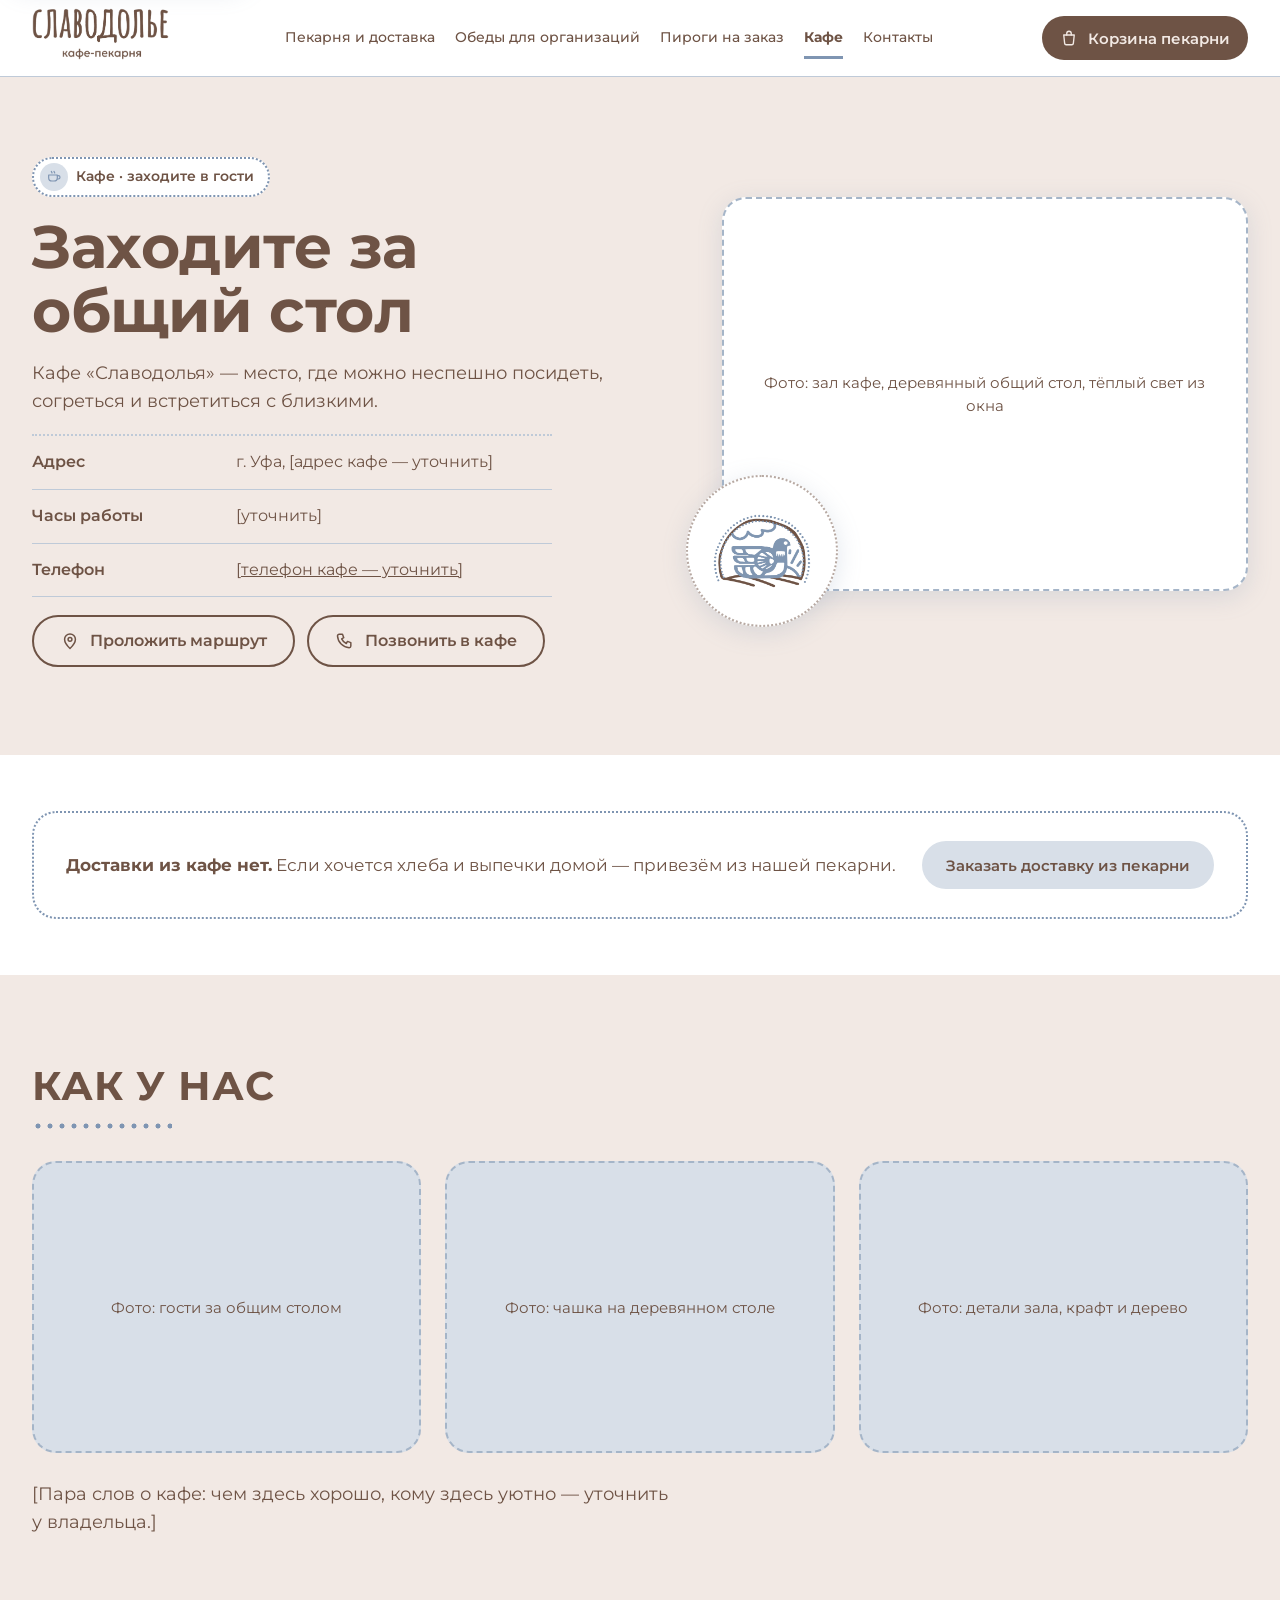
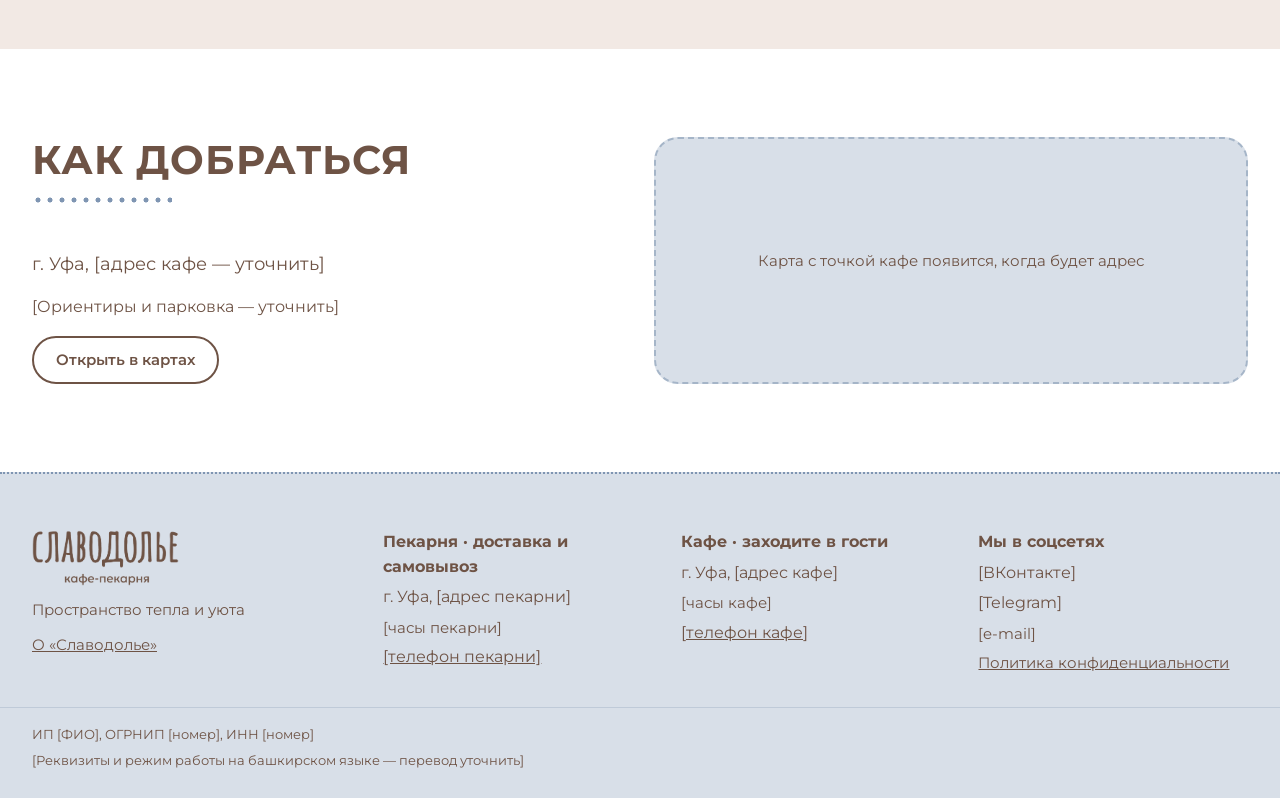
<file: site/cafe.html>
<!doctype html>
<html lang="ru">
<head>
<meta charset="utf-8">
<meta name="viewport" content="width=device-width, initial-scale=1">
<title>Кафе — Славодолье</title>
<meta name="description" content="Кафе «Славодолье» в Уфе: адрес и часы работы.">
<link rel="icon" type="image/png" href="assets/sign-light.png">
<link rel="preconnect" href="https://fonts.googleapis.com">
<link rel="preconnect" href="https://fonts.gstatic.com" crossorigin>
<link href="https://fonts.googleapis.com/css2?family=Montserrat:wght@400;500;600;700&amp;display=swap" rel="stylesheet">
<link rel="stylesheet" href="styles.css">
</head>
<body class="cafe-page">
<a class="skip" href="#main">Перейти к содержимому</a>
<header class="site-header">
  <div class="wrap header-inner">
    <a class="header-logo" href="index.html" aria-label="Славодолье, кафе-пекарня — на главную">
      <img class="logo-l" src="assets/wordmark-light.png" alt="Славодолье, кафе-пекарня">
      <img class="logo-d" src="assets/wordmark-dark.png" alt="Славодолье, кафе-пекарня">
    </a>
    <nav class="main-nav" id="mainNav" aria-label="Разделы сайта">
      <a href="bakery.html">Пекарня и доставка</a>
      <a href="lunch.html">Обеды для организаций</a>
      <a href="pies.html">Пироги на заказ</a>
      <a href="cafe.html" aria-current="page">Кафе</a>
      <a href="contacts.html">Контакты</a>
    </nav>
    <div class="header-actions">
      <a class="header-phone" data-phone="bakery" href="contacts.html">[телефон пекарни]</a>
      <button class="btn-p cart-btn" id="cartBtn" type="button" aria-label="Корзина пекарни">
        <svg width="18" height="18" viewBox="0 0 24 24" fill="none" stroke="currentColor" stroke-width="1.8" stroke-linecap="round" stroke-linejoin="round" aria-hidden="true"><path d="M5 8h14l-1.2 11.2a2 2 0 0 1-2 1.8H8.2a2 2 0 0 1-2-1.8L5 8z"/><path d="M9 8V6a3 3 0 0 1 6 0v2"/></svg>
        <span class="cart-label">Корзина пекарни</span>
        <span class="count" id="cartCount" hidden>0</span>
      </button>
      <button class="burger" type="button" aria-expanded="false" aria-controls="mainNav" aria-label="Меню">
        <svg width="20" height="20" viewBox="0 0 24 24" fill="none" stroke="currentColor" stroke-width="2" stroke-linecap="round" aria-hidden="true"><path d="M4 7h16M4 12h16M4 17h16"/></svg>
      </button>
    </div>
  </div>
</header>

<main id="main">
<section class="hero milk">
  <div class="wrap hero-inner">
    <div class="hero-text">
      <span class="tag"><span class="round-icon"><svg width="26" height="26" viewBox="0 0 24 24" fill="none" stroke="currentColor" stroke-width="1.8" stroke-linecap="round" stroke-linejoin="round" aria-hidden="true"><path d="M4 9h13v4a5 5 0 0 1-5 5H9a5 5 0 0 1-5-5V9z"/><path d="M17 10h1.5a2.5 2.5 0 0 1 0 5H17"/><path d="M8 3.5c0 1 1 1.5 1 2.5M12 3.5c0 1 1 1.5 1 2.5"/></svg></span>Кафе · заходите в гости</span>
      <h1 class="rise d1">Заходите за общий стол</h1>
      <p class="lead rise d2">Кафе «Славодолья» — место, где можно неспешно посидеть, согреться и встретиться с близкими.</p>
      <dl class="terms rise d3" style="max-width:520px">
        <div><dt>Адрес</dt><dd>г. Уфа, <span data-site="cafe.address">[адрес кафе — уточнить]</span></dd></div>
        <div><dt>Часы работы</dt><dd data-site="cafe.hours">[уточнить]</dd></div>
        <div><dt>Телефон</dt><dd><a data-phone="cafe" href="contacts.html">[телефон кафе — уточнить]</a></dd></div>
      </dl>
      <div class="btn-row rise d4">
        <a class="btn-s btn-lg" data-map="cafe" href="contacts.html"><svg width="20" height="20" viewBox="0 0 24 24" fill="none" stroke="currentColor" stroke-width="1.8" stroke-linecap="round" stroke-linejoin="round" aria-hidden="true"><path d="M12 21s-6.5-6-6.5-11a6.5 6.5 0 0 1 13 0c0 5-6.5 11-6.5 11z"/><circle cx="12" cy="10" r="2.3"/></svg> Проложить маршрут</a>
        <a class="btn-s btn-lg" data-phone="cafe" data-keep-label href="contacts.html"><svg width="20" height="20" viewBox="0 0 24 24" fill="none" stroke="currentColor" stroke-width="1.8" stroke-linecap="round" stroke-linejoin="round" aria-hidden="true"><path d="M5 4h4l1.5 4-2.5 1.5a11 11 0 0 0 5.5 5.5L15 12.5l4 1.5v4a2 2 0 0 1-2 2A15 15 0 0 1 3 6a2 2 0 0 1 2-2z"/></svg> Позвонить в кафе</a>
      </div>
    </div>
    <div class="hero-visual">
      <div class="ph ph-43 ph-card photo-in">Фото: зал кафе, деревянный общий стол, тёплый свет из окна</div>
      <div class="hero-sign sign-in" style="border-color:var(--brown-50)"><img class="logo-l " src="assets/sign-light.png" alt=""><img class="logo-d " src="assets/sign-dark.png" alt=""></div>
    </div>
  </div>
</section>

<section class="section tight">
  <div class="wrap">
    <div class="notice">
      <p><b>Доставки из кафе нет.</b> Если хочется хлеба и выпечки домой — привезём из нашей пекарни.</p>
      <a class="btn-sky btn-md" href="bakery.html">Заказать доставку из пекарни</a>
    </div>
  </div>
</section>

<section class="section milk" aria-labelledby="atmTitle">
  <div class="wrap">
    <h2 class="sec-title" id="atmTitle">Как у нас</h2>
    <div class="grid-3">
      <div class="ph ph-43">Фото: гости за общим столом</div>
      <div class="ph ph-43">Фото: чашка на деревянном столе</div>
      <div class="ph ph-43">Фото: детали зала, крафт и дерево</div>
    </div>
    <p class="lead" style="margin-top:28px">[Пара слов о кафе: чем здесь хорошо, кому здесь уютно — уточнить у владельца.]</p>
  </div>
</section>

<section class="section" aria-labelledby="routeTitle">
  <div class="wrap grid-2">
    <div class="stack">
      <h2 class="sec-title" id="routeTitle">Как добраться</h2>
      <p class="lead" style="margin:0">г. Уфа, <span data-site="cafe.address">[адрес кафе — уточнить]</span></p>
      <p style="margin:0">[Ориентиры и парковка — уточнить]</p>
      <div class="btn-row"><a class="btn-s btn-md" data-map="cafe" href="contacts.html">Открыть в картах</a></div>
    </div>
    <div class="ph map-ph">Карта с точкой кафе появится, когда будет адрес</div>
  </div>
</section>

<div class="sticky-cta"><a class="btn-p btn-lg" data-map="cafe" href="contacts.html"><svg width="20" height="20" viewBox="0 0 24 24" fill="none" stroke="currentColor" stroke-width="1.8" stroke-linecap="round" stroke-linejoin="round" aria-hidden="true"><path d="M12 21s-6.5-6-6.5-11a6.5 6.5 0 0 1 13 0c0 5-6.5 11-6.5 11z"/><circle cx="12" cy="10" r="2.3"/></svg> Проложить маршрут в кафе</a></div>
</main>

<footer class="site-footer">
  <div class="wrap footer-cols">
    <div class="footer-col brand">
      <img class="logo-l" src="assets/wordmark-light.png" alt="Славодолье, кафе-пекарня">
      <img class="logo-d" src="assets/wordmark-dark.png" alt="Славодолье, кафе-пекарня">
      <span class="fs15">Пространство тепла и уюта</span>
      <a class="fs15" href="about.html">О «Славодолье»</a>
    </div>
    <div class="footer-col">
      <span class="t">Пекарня · доставка и самовывоз</span>
      <span>г. Уфа, <span data-site="bakery.address">[адрес пекарни]</span></span>
      <span class="fs15" data-site="bakery.hours">[часы пекарни]</span>
      <a data-phone="bakery" href="contacts.html">[телефон пекарни]</a>
    </div>
    <div class="footer-col">
      <span class="t">Кафе · заходите в гости</span>
      <span>г. Уфа, <span data-site="cafe.address">[адрес кафе]</span></span>
      <span class="fs15" data-site="cafe.hours">[часы кафе]</span>
      <a data-phone="cafe" href="contacts.html">[телефон кафе]</a>
    </div>
    <div class="footer-col">
      <span class="t">Мы в соцсетях</span>
      <span class="footer-col" data-socials><span>[ВКонтакте]</span><span>[Telegram]</span></span>
      <span class="fs15" data-email>[e-mail]</span>
      <a class="fs15" href="privacy.html">Политика конфиденциальности</a>
    </div>
  </div>
  <div class="wrap footer-legal">
    <p><span data-site="legal.name">ИП [ФИО]</span>, ОГРНИП <span data-site="legal.ogrnip">[номер]</span>, ИНН <span data-site="legal.inn">[номер]</span></p>
    <p>[Реквизиты и режим работы на башкирском языке — перевод уточнить]</p>
  </div>
</footer>

<script src="config.js"></script>
<script src="menu.js"></script>
<script src="script.js"></script>
</body>
</html>
</file>
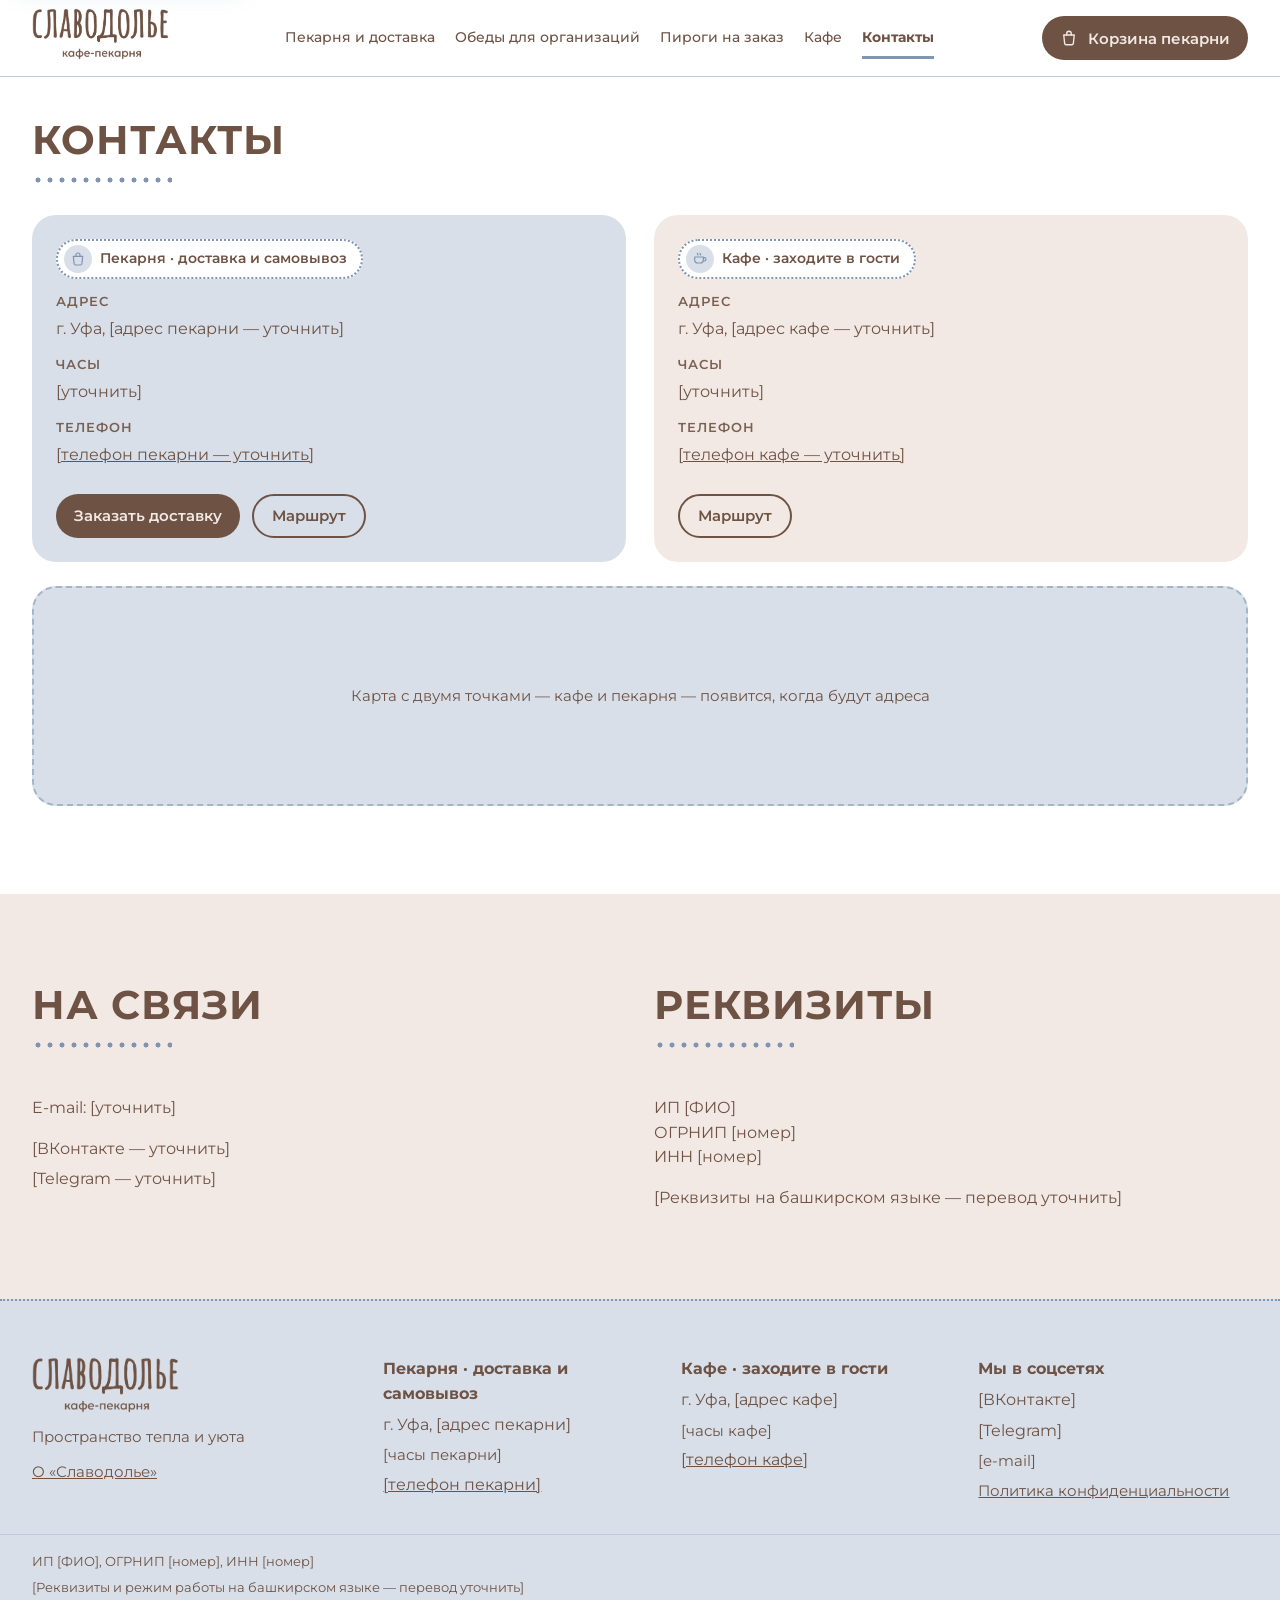
<file: site/contacts.html>
<!doctype html>
<html lang="ru">
<head>
<meta charset="utf-8">
<meta name="viewport" content="width=device-width, initial-scale=1">
<title>Контакты — Славодолье</title>
<meta name="description" content="Адреса, часы и телефоны кафе и пекарни «Славодолье» в Уфе.">
<link rel="icon" type="image/png" href="assets/sign-light.png">
<link rel="preconnect" href="https://fonts.googleapis.com">
<link rel="preconnect" href="https://fonts.gstatic.com" crossorigin>
<link href="https://fonts.googleapis.com/css2?family=Montserrat:wght@400;500;600;700&amp;display=swap" rel="stylesheet">
<link rel="stylesheet" href="styles.css">
</head>
<body>
<a class="skip" href="#main">Перейти к содержимому</a>
<header class="site-header">
  <div class="wrap header-inner">
    <a class="header-logo" href="index.html" aria-label="Славодолье, кафе-пекарня — на главную">
      <img class="logo-l" src="assets/wordmark-light.png" alt="Славодолье, кафе-пекарня">
      <img class="logo-d" src="assets/wordmark-dark.png" alt="Славодолье, кафе-пекарня">
    </a>
    <nav class="main-nav" id="mainNav" aria-label="Разделы сайта">
      <a href="bakery.html">Пекарня и доставка</a>
      <a href="lunch.html">Обеды для организаций</a>
      <a href="pies.html">Пироги на заказ</a>
      <a href="cafe.html">Кафе</a>
      <a href="contacts.html" aria-current="page">Контакты</a>
    </nav>
    <div class="header-actions">
      <a class="header-phone" data-phone="bakery" href="contacts.html">[телефон пекарни]</a>
      <button class="btn-p cart-btn" id="cartBtn" type="button" aria-label="Корзина пекарни">
        <svg width="18" height="18" viewBox="0 0 24 24" fill="none" stroke="currentColor" stroke-width="1.8" stroke-linecap="round" stroke-linejoin="round" aria-hidden="true"><path d="M5 8h14l-1.2 11.2a2 2 0 0 1-2 1.8H8.2a2 2 0 0 1-2-1.8L5 8z"/><path d="M9 8V6a3 3 0 0 1 6 0v2"/></svg>
        <span class="cart-label">Корзина пекарни</span>
        <span class="count" id="cartCount" hidden>0</span>
      </button>
      <button class="burger" type="button" aria-expanded="false" aria-controls="mainNav" aria-label="Меню">
        <svg width="20" height="20" viewBox="0 0 24 24" fill="none" stroke="currentColor" stroke-width="2" stroke-linecap="round" aria-hidden="true"><path d="M4 7h16M4 12h16M4 17h16"/></svg>
      </button>
    </div>
  </div>
</header>

<main id="main">
<section class="section" style="padding-top:40px">
  <div class="wrap">
    <h1 class="sec-title">Контакты</h1>
    <div class="grid-2">
      <div class="place bakery">
        <span class="tag"><span class="round-icon"><svg width="26" height="26" viewBox="0 0 24 24" fill="none" stroke="currentColor" stroke-width="1.8" stroke-linecap="round" stroke-linejoin="round" aria-hidden="true"><path d="M5 8h14l-1.2 11.2a2 2 0 0 1-2 1.8H8.2a2 2 0 0 1-2-1.8L5 8z"/><path d="M9 8V6a3 3 0 0 1 6 0v2"/></svg></span>Пекарня · доставка и самовывоз</span>
        <dl>
          <dt>Адрес</dt><dd>г. Уфа, <span data-site="bakery.address">[адрес пекарни — уточнить]</span></dd>
          <dt>Часы</dt><dd data-site="bakery.hours">[уточнить]</dd>
          <dt>Телефон</dt><dd><a data-phone="bakery" href="contacts.html">[телефон пекарни — уточнить]</a></dd>
        </dl>
        <div class="btn-row"><a class="btn-p btn-sm" href="bakery.html">Заказать доставку</a><a class="btn-s btn-sm" data-map="bakery" href="contacts.html">Маршрут</a></div>
      </div>
      <div class="place cafe">
        <span class="tag"><span class="round-icon"><svg width="26" height="26" viewBox="0 0 24 24" fill="none" stroke="currentColor" stroke-width="1.8" stroke-linecap="round" stroke-linejoin="round" aria-hidden="true"><path d="M4 9h13v4a5 5 0 0 1-5 5H9a5 5 0 0 1-5-5V9z"/><path d="M17 10h1.5a2.5 2.5 0 0 1 0 5H17"/><path d="M8 3.5c0 1 1 1.5 1 2.5M12 3.5c0 1 1 1.5 1 2.5"/></svg></span>Кафе · заходите в гости</span>
        <dl>
          <dt>Адрес</dt><dd>г. Уфа, <span data-site="cafe.address">[адрес кафе — уточнить]</span></dd>
          <dt>Часы</dt><dd data-site="cafe.hours">[уточнить]</dd>
          <dt>Телефон</dt><dd><a data-phone="cafe" href="contacts.html">[телефон кафе — уточнить]</a></dd>
        </dl>
        <div class="btn-row"><a class="btn-s btn-sm" data-map="cafe" href="contacts.html">Маршрут</a></div>
      </div>
    </div>
    <div class="ph map-ph" id="map" style="margin-top:24px">Карта с двумя точками — кафе и пекарня — появится, когда будут адреса</div>
  </div>
</section>

<section class="section milk">
  <div class="wrap grid-2">
    <div class="stack">
      <h2 class="sec-title">На связи</h2>
      <p style="margin:0">E-mail: <span data-email>[уточнить]</span></p>
      <div class="stack" data-socials style="gap:6px"><span>[ВКонтакте — уточнить]</span><span>[Telegram — уточнить]</span></div>
    </div>
    <div class="stack">
      <h2 class="sec-title">Реквизиты</h2>
      <p style="margin:0"><span data-site="legal.name">ИП [ФИО]</span><br>ОГРНИП <span data-site="legal.ogrnip">[номер]</span><br>ИНН <span data-site="legal.inn">[номер]</span></p>
      <p style="margin:0">[Реквизиты на башкирском языке — перевод уточнить]</p>
    </div>
  </div>
</section>
</main>

<footer class="site-footer">
  <div class="wrap footer-cols">
    <div class="footer-col brand">
      <img class="logo-l" src="assets/wordmark-light.png" alt="Славодолье, кафе-пекарня">
      <img class="logo-d" src="assets/wordmark-dark.png" alt="Славодолье, кафе-пекарня">
      <span class="fs15">Пространство тепла и уюта</span>
      <a class="fs15" href="about.html">О «Славодолье»</a>
    </div>
    <div class="footer-col">
      <span class="t">Пекарня · доставка и самовывоз</span>
      <span>г. Уфа, <span data-site="bakery.address">[адрес пекарни]</span></span>
      <span class="fs15" data-site="bakery.hours">[часы пекарни]</span>
      <a data-phone="bakery" href="contacts.html">[телефон пекарни]</a>
    </div>
    <div class="footer-col">
      <span class="t">Кафе · заходите в гости</span>
      <span>г. Уфа, <span data-site="cafe.address">[адрес кафе]</span></span>
      <span class="fs15" data-site="cafe.hours">[часы кафе]</span>
      <a data-phone="cafe" href="contacts.html">[телефон кафе]</a>
    </div>
    <div class="footer-col">
      <span class="t">Мы в соцсетях</span>
      <span class="footer-col" data-socials><span>[ВКонтакте]</span><span>[Telegram]</span></span>
      <span class="fs15" data-email>[e-mail]</span>
      <a class="fs15" href="privacy.html">Политика конфиденциальности</a>
    </div>
  </div>
  <div class="wrap footer-legal">
    <p><span data-site="legal.name">ИП [ФИО]</span>, ОГРНИП <span data-site="legal.ogrnip">[номер]</span>, ИНН <span data-site="legal.inn">[номер]</span></p>
    <p>[Реквизиты и режим работы на башкирском языке — перевод уточнить]</p>
  </div>
</footer>

<script src="config.js"></script>
<script src="menu.js"></script>
<script src="script.js"></script>
</body>
</html>
</file>
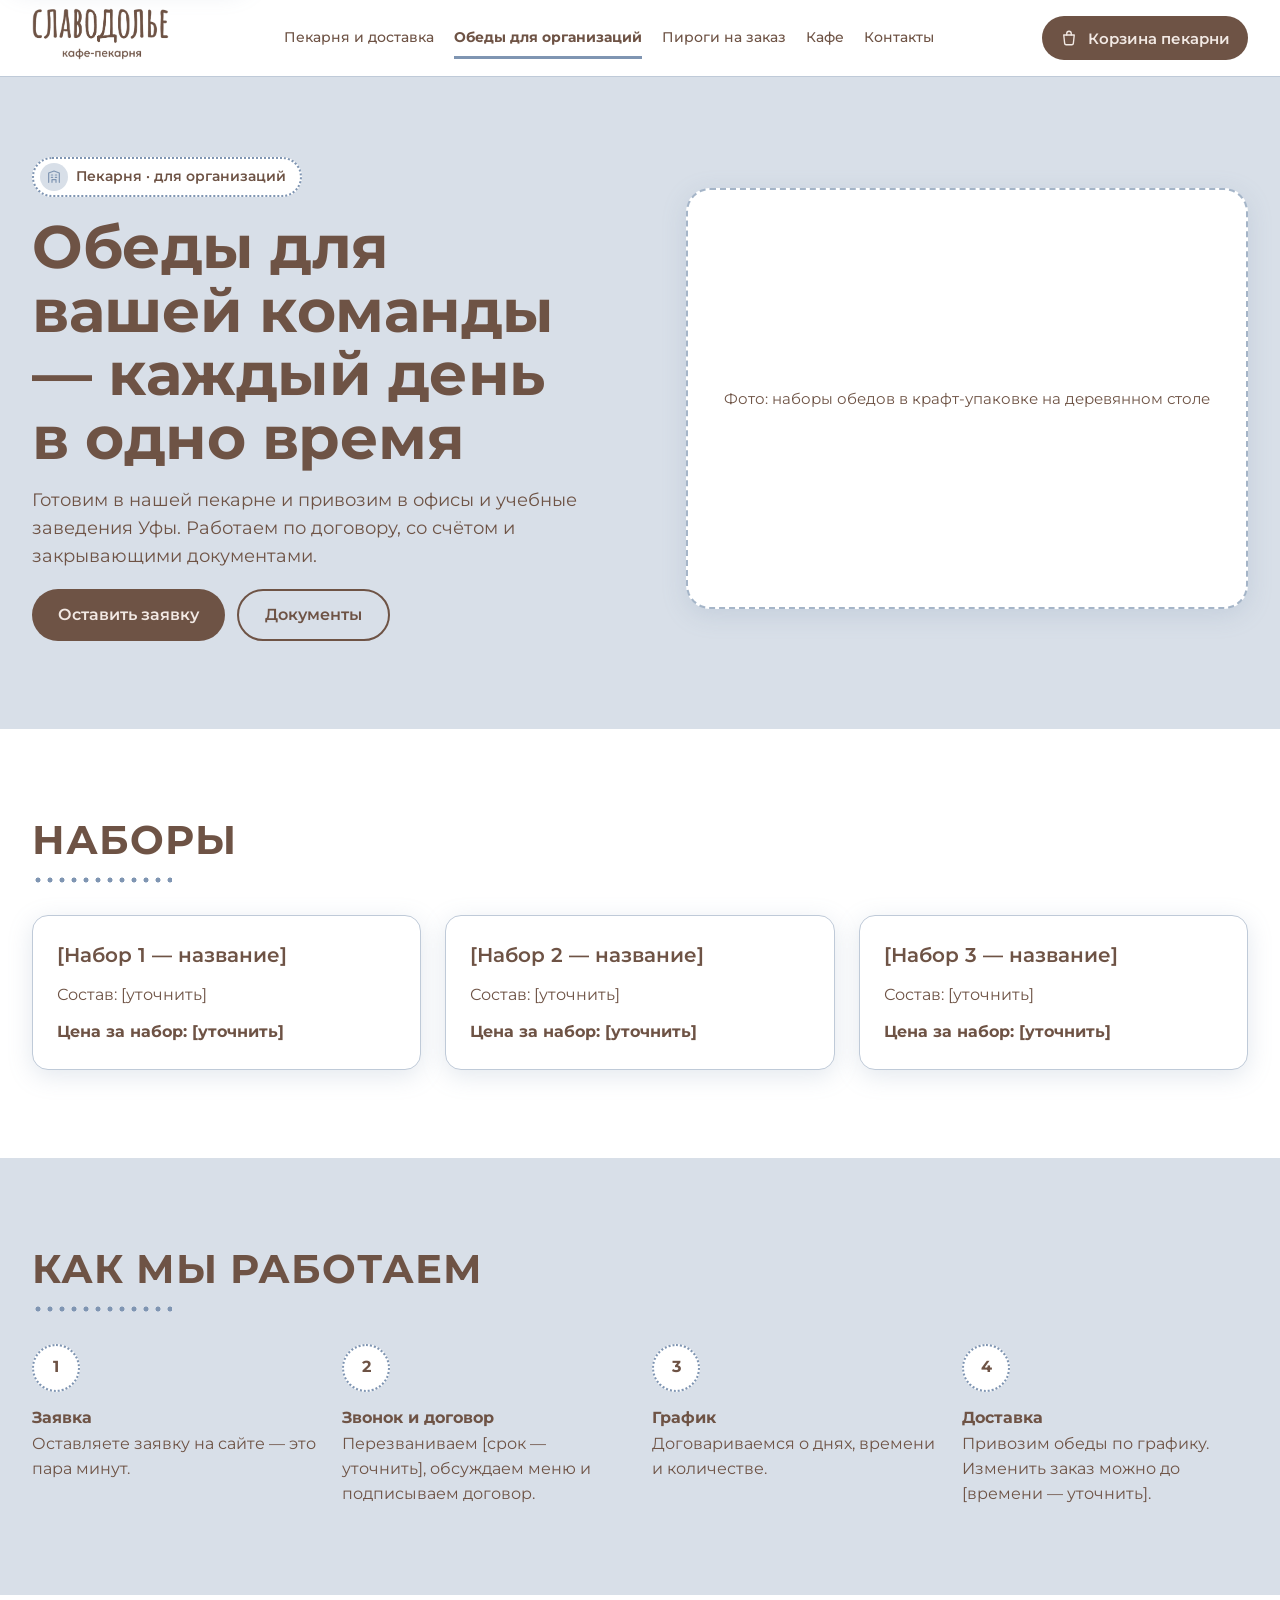
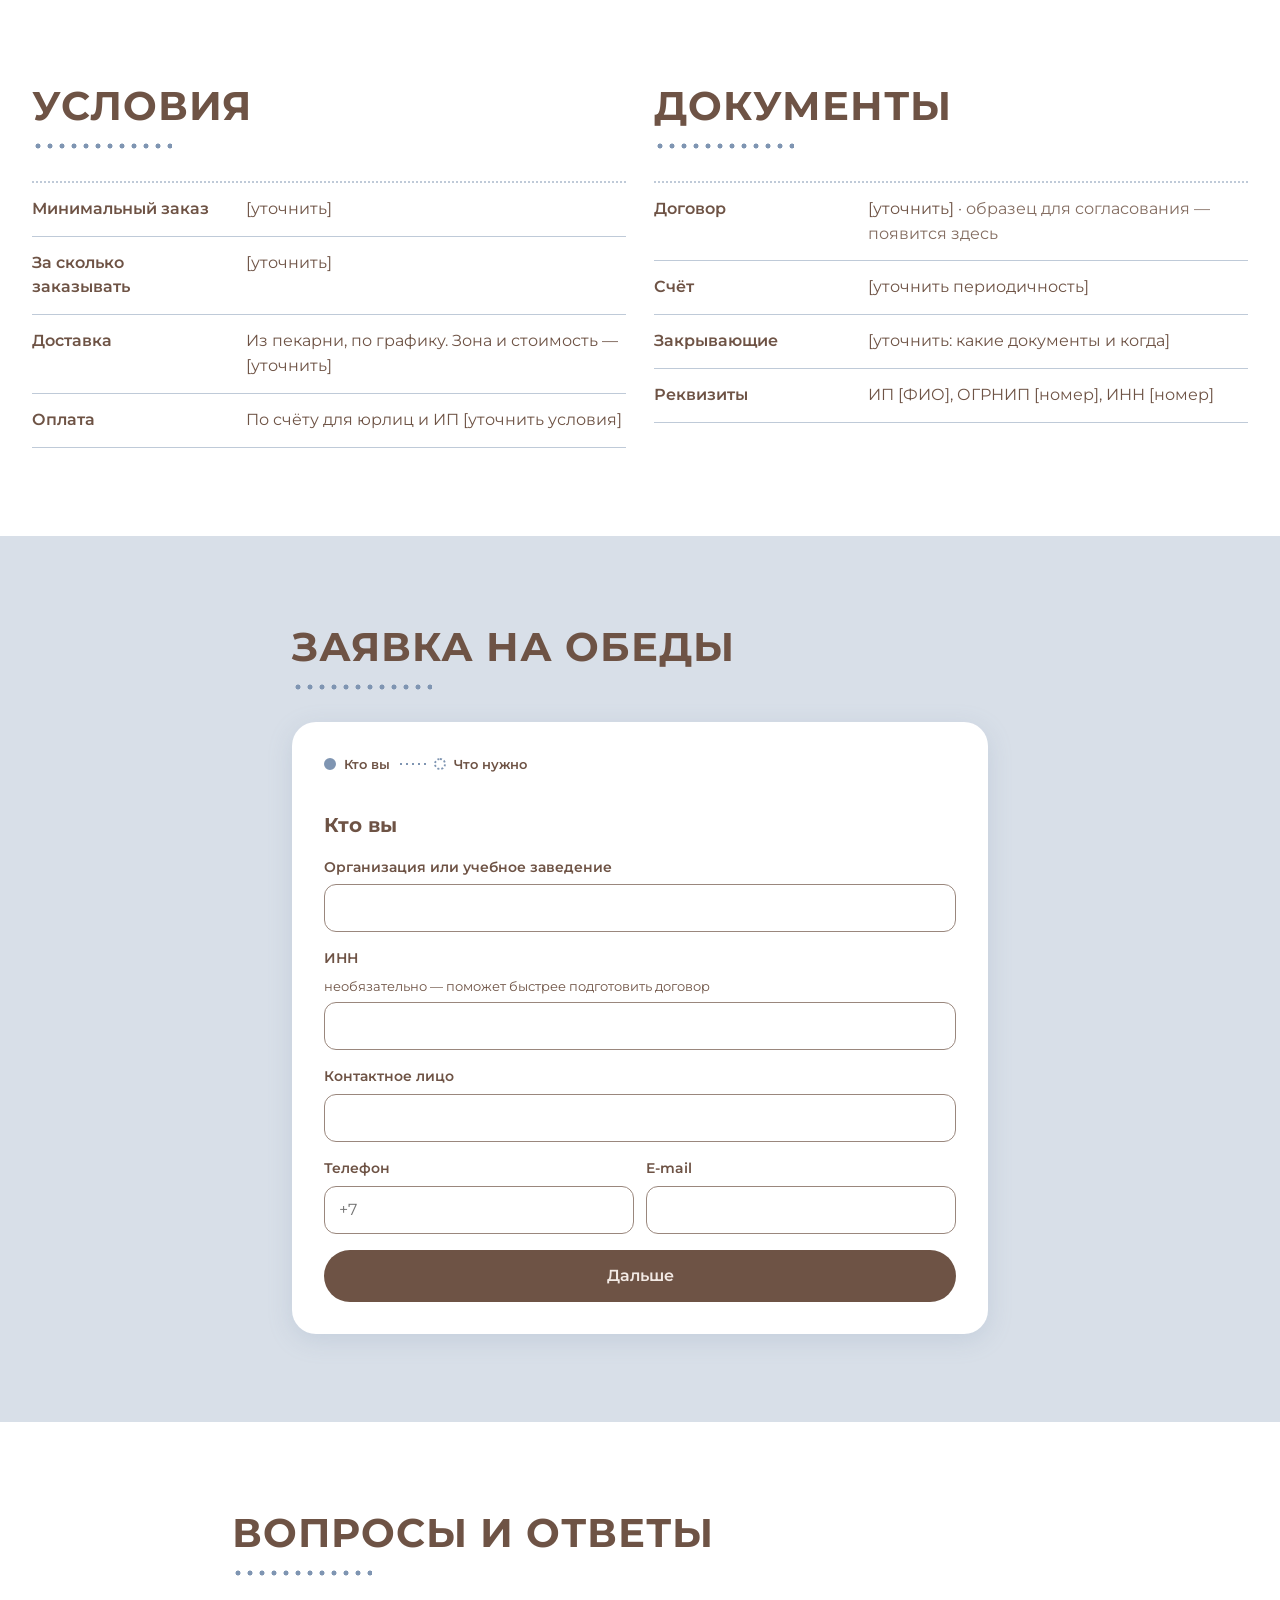
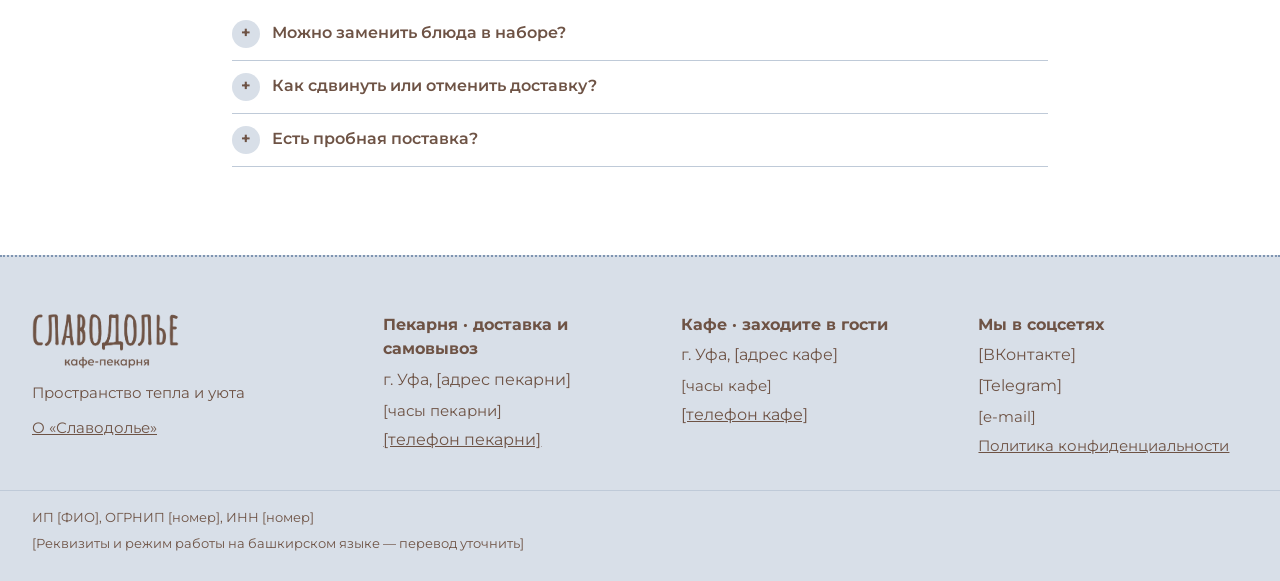
<file: site/lunch.html>
<!doctype html>
<html lang="ru">
<head>
<meta charset="utf-8">
<meta name="viewport" content="width=device-width, initial-scale=1">
<title>Обеды для организаций — Славодолье</title>
<meta name="description" content="Комплексные обеды для офисов и учебных заведений Уфы: по договору, с документами.">
<link rel="icon" type="image/png" href="assets/sign-light.png">
<link rel="preconnect" href="https://fonts.googleapis.com">
<link rel="preconnect" href="https://fonts.gstatic.com" crossorigin>
<link href="https://fonts.googleapis.com/css2?family=Montserrat:wght@400;500;600;700&amp;display=swap" rel="stylesheet">
<link rel="stylesheet" href="styles.css">
</head>
<body>
<a class="skip" href="#main">Перейти к содержимому</a>
<header class="site-header">
  <div class="wrap header-inner">
    <a class="header-logo" href="index.html" aria-label="Славодолье, кафе-пекарня — на главную">
      <img class="logo-l" src="assets/wordmark-light.png" alt="Славодолье, кафе-пекарня">
      <img class="logo-d" src="assets/wordmark-dark.png" alt="Славодолье, кафе-пекарня">
    </a>
    <nav class="main-nav" id="mainNav" aria-label="Разделы сайта">
      <a href="bakery.html">Пекарня и доставка</a>
      <a href="lunch.html" aria-current="page">Обеды для организаций</a>
      <a href="pies.html">Пироги на заказ</a>
      <a href="cafe.html">Кафе</a>
      <a href="contacts.html">Контакты</a>
    </nav>
    <div class="header-actions">
      <a class="header-phone" data-phone="bakery" href="contacts.html">[телефон пекарни]</a>
      <button class="btn-p cart-btn" id="cartBtn" type="button" aria-label="Корзина пекарни">
        <svg width="18" height="18" viewBox="0 0 24 24" fill="none" stroke="currentColor" stroke-width="1.8" stroke-linecap="round" stroke-linejoin="round" aria-hidden="true"><path d="M5 8h14l-1.2 11.2a2 2 0 0 1-2 1.8H8.2a2 2 0 0 1-2-1.8L5 8z"/><path d="M9 8V6a3 3 0 0 1 6 0v2"/></svg>
        <span class="cart-label">Корзина пекарни</span>
        <span class="count" id="cartCount" hidden>0</span>
      </button>
      <button class="burger" type="button" aria-expanded="false" aria-controls="mainNav" aria-label="Меню">
        <svg width="20" height="20" viewBox="0 0 24 24" fill="none" stroke="currentColor" stroke-width="2" stroke-linecap="round" aria-hidden="true"><path d="M4 7h16M4 12h16M4 17h16"/></svg>
      </button>
    </div>
  </div>
</header>

<main id="main">
<section class="hero sky">
  <div class="wrap hero-inner">
    <div class="hero-text">
      <span class="tag"><span class="round-icon"><svg width="26" height="26" viewBox="0 0 24 24" fill="none" stroke="currentColor" stroke-width="1.8" stroke-linecap="round" stroke-linejoin="round" aria-hidden="true"><path d="M4 20V6l8-3 8 3v14"/><path d="M9 20v-4h6v4"/><path d="M8 9h2M14 9h2M8 12.5h2M14 12.5h2"/></svg></span>Пекарня · для организаций</span>
      <h1 class="rise d1">Обеды для вашей команды — каждый день в одно время</h1>
      <p class="lead rise d2">Готовим в нашей пекарне и привозим в офисы и учебные заведения Уфы. Работаем по договору, со счётом и закрывающими документами.</p>
      <div class="btn-row rise d3"><a class="btn-p btn-lg" href="#request">Оставить заявку</a><a class="btn-s btn-lg" href="#docs">Документы</a></div>
    </div>
    <div class="ph ph-43 ph-card photo-in">Фото: наборы обедов в крафт-упаковке на деревянном столе</div>
  </div>
</section>

<section class="section" aria-labelledby="setsTitle">
  <div class="wrap">
    <h2 class="sec-title" id="setsTitle">Наборы</h2>
    <div class="grid-3">
      <div class="info-card" style="border:1px solid var(--line)"><h3>[Набор 1 — название]</h3><p>Состав: [уточнить]</p><p><b>Цена за набор: [уточнить]</b></p></div>
      <div class="info-card" style="border:1px solid var(--line)"><h3>[Набор 2 — название]</h3><p>Состав: [уточнить]</p><p><b>Цена за набор: [уточнить]</b></p></div>
      <div class="info-card" style="border:1px solid var(--line)"><h3>[Набор 3 — название]</h3><p>Состав: [уточнить]</p><p><b>Цена за набор: [уточнить]</b></p></div>
    </div>
  </div>
</section>

<section class="section sky" aria-labelledby="howTitle">
  <div class="wrap">
    <h2 class="sec-title" id="howTitle">Как мы работаем</h2>
    <ol class="steps">
      <li><span><b>Заявка</b>Оставляете заявку на сайте — это пара минут.</span></li>
      <li><span><b>Звонок и договор</b>Перезваниваем [срок — уточнить], обсуждаем меню и подписываем договор.</span></li>
      <li><span><b>График</b>Договариваемся о днях, времени и количестве.</span></li>
      <li><span><b>Доставка</b>Привозим обеды по графику. Изменить заказ можно до [времени — уточнить].</span></li>
    </ol>
  </div>
</section>

<section class="section" aria-labelledby="termsTitle">
  <div class="wrap grid-2">
    <div>
      <h2 class="sec-title" id="termsTitle">Условия</h2>
      <dl class="terms">
        <div><dt>Минимальный заказ</dt><dd>[уточнить]</dd></div>
        <div><dt>За сколько заказывать</dt><dd>[уточнить]</dd></div>
        <div><dt>Доставка</dt><dd>Из пекарни, по графику. Зона и стоимость — [уточнить]</dd></div>
        <div><dt>Оплата</dt><dd>По счёту для юрлиц и ИП [уточнить условия]</dd></div>
      </dl>
    </div>
    <div id="docs">
      <h2 class="sec-title">Документы</h2>
      <dl class="terms">
        <div><dt>Договор</dt><dd>[уточнить] · <span class="muted">образец для согласования — появится здесь</span></dd></div>
        <div><dt>Счёт</dt><dd>[уточнить периодичность]</dd></div>
        <div><dt>Закрывающие</dt><dd>[уточнить: какие документы и когда]</dd></div>
        <div><dt>Реквизиты</dt><dd><span data-site="legal.name">ИП [ФИО]</span>, ОГРНИП <span data-site="legal.ogrnip">[номер]</span>, ИНН <span data-site="legal.inn">[номер]</span></dd></div>
      </dl>
    </div>
  </div>
</section>

<section class="section sky" id="request" aria-labelledby="reqTitle">
  <div class="wrap" style="max-width:760px">
    <h2 class="sec-title" id="reqTitle">Заявка на обеды</h2>
    <form class="form form-card" id="lunchForm" novalidate>
      <ol class="progress" aria-label="Шаги заявки">
        <li><span class="lbl">Кто вы</span></li>
        <li><span class="lbl">Что нужно</span></li>
      </ol>
      <div class="wizard-panel" data-step="1">
        <h3>Кто вы</h3>
        <label class="field" data-field="org">Организация или учебное заведение<input name="org" autocomplete="organization"></label>
        <label class="field">ИНН <span class="hint">необязательно — поможет быстрее подготовить договор</span><input name="inn" inputmode="numeric"></label>
        <label class="field" data-field="person">Контактное лицо<input name="person" autocomplete="name"></label>
        <div class="field-row">
          <label class="field" data-field="phone">Телефон<input name="phone" type="tel" inputmode="tel" autocomplete="tel" placeholder="+7"></label>
          <label class="field" data-field="email">E-mail<input name="email" type="email" autocomplete="email"></label>
        </div>
        <div class="wizard-nav"><button class="btn-p btn-lg" type="button" data-next>Дальше</button></div>
      </div>
      <div class="wizard-panel" data-step="2" hidden>
        <h3>Что нужно</h3>
        <label class="field" data-field="address">Адрес доставки<input name="address" autocomplete="street-address"></label>
        <div class="field-row">
          <label class="field" data-field="people">Сколько человек<input name="people" type="number" min="1" inputmode="numeric"></label>
          <label class="field">С какой даты<input name="start" type="date"></label>
        </div>
        <label class="field">Как часто
          <select name="freq"><option>Каждый рабочий день</option><option>Несколько дней в неделю</option><option>Один раз (мероприятие)</option></select>
        </label>
        <label class="field">Комментарий<textarea name="comment" rows="3" placeholder="Время доставки, пожелания по меню"></textarea></label>
        <label class="consent" data-field="consent"><input type="checkbox" name="consent"> <span>Согласен(на) на обработку персональных данных по <a href="privacy.html" target="_blank">политике конфиденциальности</a>. Данные нужны только чтобы связаться по заявке.</span></label>
        <div class="wizard-nav"><button class="btn-s btn-md" type="button" data-prev>Назад</button><button class="btn-p btn-lg" type="submit">Отправить заявку</button></div>
      </div>
      <p class="form-error line-in" role="alert" hidden></p>
    </form>
    <div class="form-card thanks" id="lunchThanks" hidden>
      <div class="bird-circle"><img class="logo-l hop" src="assets/sign-light.png" alt=""><img class="logo-d hop" src="assets/sign-dark.png" alt=""></div>
      <p><b>Спасибо, заявка у нас.</b> Перезвоним [срок — уточнить], обсудим меню и пришлём договор.</p>
      <button class="btn-s btn-md" type="button" id="lunchAgain">Отправить ещё одну</button>
    </div>
  </div>
</section>

<section class="section" aria-labelledby="lfaqTitle">
  <div class="wrap" style="max-width:880px">
    <h2 class="sec-title" id="lfaqTitle">Вопросы и ответы</h2>
    <div class="faq">
      <details><summary>Можно заменить блюда в наборе?</summary><p>[уточнить]</p></details>
      <details><summary>Как сдвинуть или отменить доставку?</summary><p>[уточнить: до какого времени и как предупредить]</p></details>
      <details><summary>Есть пробная поставка?</summary><p>[уточнить]</p></details>
    </div>
  </div>
</section>

<div class="sticky-cta" data-hide-on="#request"><a class="btn-p btn-lg" href="#request">Оставить заявку</a></div>
</main>

<footer class="site-footer">
  <div class="wrap footer-cols">
    <div class="footer-col brand">
      <img class="logo-l" src="assets/wordmark-light.png" alt="Славодолье, кафе-пекарня">
      <img class="logo-d" src="assets/wordmark-dark.png" alt="Славодолье, кафе-пекарня">
      <span class="fs15">Пространство тепла и уюта</span>
      <a class="fs15" href="about.html">О «Славодолье»</a>
    </div>
    <div class="footer-col">
      <span class="t">Пекарня · доставка и самовывоз</span>
      <span>г. Уфа, <span data-site="bakery.address">[адрес пекарни]</span></span>
      <span class="fs15" data-site="bakery.hours">[часы пекарни]</span>
      <a data-phone="bakery" href="contacts.html">[телефон пекарни]</a>
    </div>
    <div class="footer-col">
      <span class="t">Кафе · заходите в гости</span>
      <span>г. Уфа, <span data-site="cafe.address">[адрес кафе]</span></span>
      <span class="fs15" data-site="cafe.hours">[часы кафе]</span>
      <a data-phone="cafe" href="contacts.html">[телефон кафе]</a>
    </div>
    <div class="footer-col">
      <span class="t">Мы в соцсетях</span>
      <span class="footer-col" data-socials><span>[ВКонтакте]</span><span>[Telegram]</span></span>
      <span class="fs15" data-email>[e-mail]</span>
      <a class="fs15" href="privacy.html">Политика конфиденциальности</a>
    </div>
  </div>
  <div class="wrap footer-legal">
    <p><span data-site="legal.name">ИП [ФИО]</span>, ОГРНИП <span data-site="legal.ogrnip">[номер]</span>, ИНН <span data-site="legal.inn">[номер]</span></p>
    <p>[Реквизиты и режим работы на башкирском языке — перевод уточнить]</p>
  </div>
</footer>

<script src="config.js"></script>
<script src="menu.js"></script>
<script src="script.js"></script>
</body>
</html>
</file>
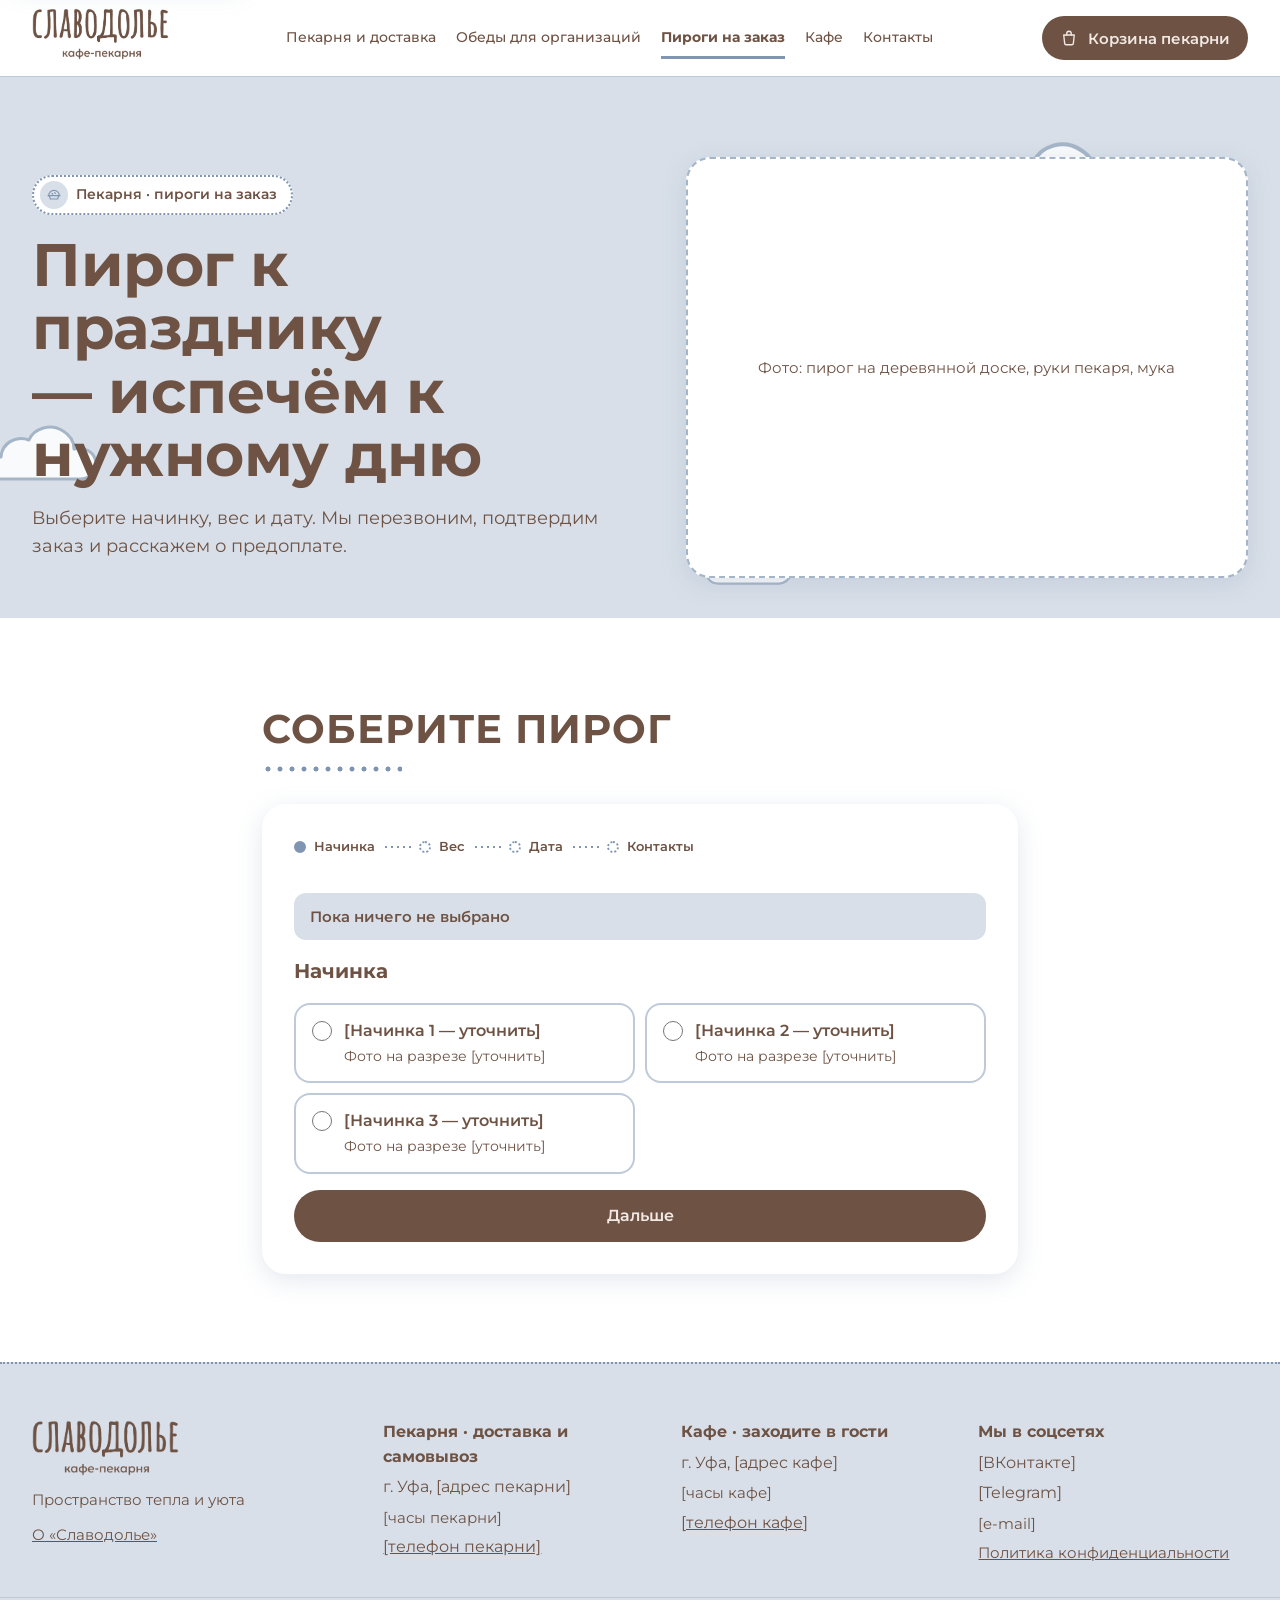
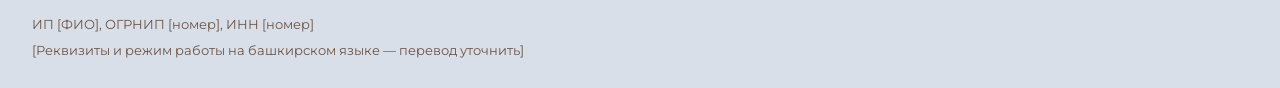
<file: site/pies.html>
<!doctype html>
<html lang="ru">
<head>
<meta charset="utf-8">
<meta name="viewport" content="width=device-width, initial-scale=1">
<title>Пироги на заказ — Славодолье</title>
<meta name="description" content="Закажите пирог к празднику: начинка, вес и дата.">
<link rel="icon" type="image/png" href="assets/sign-light.png">
<link rel="preconnect" href="https://fonts.googleapis.com">
<link rel="preconnect" href="https://fonts.gstatic.com" crossorigin>
<link href="https://fonts.googleapis.com/css2?family=Montserrat:wght@400;500;600;700&amp;display=swap" rel="stylesheet">
<link rel="stylesheet" href="styles.css">
</head>
<body>
<a class="skip" href="#main">Перейти к содержимому</a>
<header class="site-header">
  <div class="wrap header-inner">
    <a class="header-logo" href="index.html" aria-label="Славодолье, кафе-пекарня — на главную">
      <img class="logo-l" src="assets/wordmark-light.png" alt="Славодолье, кафе-пекарня">
      <img class="logo-d" src="assets/wordmark-dark.png" alt="Славодолье, кафе-пекарня">
    </a>
    <nav class="main-nav" id="mainNav" aria-label="Разделы сайта">
      <a href="bakery.html">Пекарня и доставка</a>
      <a href="lunch.html">Обеды для организаций</a>
      <a href="pies.html" aria-current="page">Пироги на заказ</a>
      <a href="cafe.html">Кафе</a>
      <a href="contacts.html">Контакты</a>
    </nav>
    <div class="header-actions">
      <a class="header-phone" data-phone="bakery" href="contacts.html">[телефон пекарни]</a>
      <button class="btn-p cart-btn" id="cartBtn" type="button" aria-label="Корзина пекарни">
        <svg width="18" height="18" viewBox="0 0 24 24" fill="none" stroke="currentColor" stroke-width="1.8" stroke-linecap="round" stroke-linejoin="round" aria-hidden="true"><path d="M5 8h14l-1.2 11.2a2 2 0 0 1-2 1.8H8.2a2 2 0 0 1-2-1.8L5 8z"/><path d="M9 8V6a3 3 0 0 1 6 0v2"/></svg>
        <span class="cart-label">Корзина пекарни</span>
        <span class="count" id="cartCount" hidden>0</span>
      </button>
      <button class="burger" type="button" aria-expanded="false" aria-controls="mainNav" aria-label="Меню">
        <svg width="20" height="20" viewBox="0 0 24 24" fill="none" stroke="currentColor" stroke-width="2" stroke-linecap="round" aria-hidden="true"><path d="M4 7h16M4 12h16M4 17h16"/></svg>
      </button>
    </div>
  </div>
</header>

<main id="main">
<section class="hero sky">
  <svg class="cloud cloud-a" aria-hidden="true" viewBox="0 0 160 80"><path d="M26 66c-12 0-18-9-13-17 3-5 9-7 14-5 1-14 15-22 28-17 5-12 22-17 34-9 7 4 11 11 11 18 11-3 22 4 22 15 0 9-7 15-16 15z" stroke-width="3" stroke-linejoin="round"/></svg><svg class="cloud cloud-b" aria-hidden="true" viewBox="0 0 160 80"><path d="M26 66c-12 0-18-9-13-17 3-5 9-7 14-5 1-14 15-22 28-17 5-12 22-17 34-9 7 4 11 11 11 18 11-3 22 4 22 15 0 9-7 15-16 15z" stroke-width="3" stroke-linejoin="round"/></svg><svg class="cloud cloud-c" aria-hidden="true" viewBox="0 0 160 80"><path d="M26 66c-12 0-18-9-13-17 3-5 9-7 14-5 1-14 15-22 28-17 5-12 22-17 34-9 7 4 11 11 11 18 11-3 22 4 22 15 0 9-7 15-16 15z" stroke-width="3" stroke-linejoin="round"/></svg>
  <div class="wrap hero-inner" style="padding-bottom:40px">
    <div class="hero-text">
      <span class="tag"><span class="round-icon"><svg width="26" height="26" viewBox="0 0 24 24" fill="none" stroke="currentColor" stroke-width="1.8" stroke-linecap="round" stroke-linejoin="round" aria-hidden="true"><path d="M3 13h18"/><path d="M4 13a8 8 0 0 1 16 0"/><path d="M5 13l1.5 5h11L19 13"/><path d="M9 9.5l1 1M13 8.5l1 1"/></svg></span>Пекарня · пироги на заказ</span>
      <h1 class="rise d1">Пирог к празднику — испечём к нужному дню</h1>
      <p class="lead rise d2">Выберите начинку, вес и дату. Мы перезвоним, подтвердим заказ и расскажем о предоплате.</p>
    </div>
    <div class="ph ph-43 ph-card photo-in">Фото: пирог на деревянной доске, руки пекаря, мука</div>
  </div>
</section>

<section class="section" aria-labelledby="builderTitle">
  <div class="wrap" style="max-width:820px">
    <h2 class="sec-title" id="builderTitle">Соберите пирог</h2>
    <form class="form form-card" id="pieForm" novalidate>
      <ol class="progress" aria-label="Шаги заказа пирога">
        <li><span class="lbl">Начинка</span></li><li><span class="lbl">Вес</span></li><li><span class="lbl">Дата</span></li><li><span class="lbl">Контакты</span></li>
      </ol>
      <p class="summary js-pie-summary" aria-live="polite">Пока ничего не выбрано</p>
      <div class="wizard-panel" data-step="1">
        <h3>Начинка</h3>
        <div class="choices" id="pieFillings" data-field="filling"></div>
        <div class="wizard-nav"><button class="btn-p btn-lg" type="button" data-next>Дальше</button></div>
      </div>
      <div class="wizard-panel" data-step="2" hidden>
        <h3>Вес</h3>
        <div class="choices" id="pieWeights" data-field="weight"></div>
        <div class="wizard-nav"><button class="btn-s btn-md" type="button" data-prev>Назад</button><button class="btn-p btn-lg" type="button" data-next>Дальше</button></div>
      </div>
      <div class="wizard-panel" data-step="3" hidden>
        <h3>Дата и получение</h3>
        <label class="field" data-field="date">К какому дню<input type="date" name="date"><span class="hint" id="pieLead"></span></label>
        <div class="choices">
          <label class="choice-opt"><input type="radio" name="pmode" value="pickup" checked><b>Самовывоз</b><span>из пекарни</span></label>
          <label class="choice-opt"><input type="radio" name="pmode" value="delivery"><b>Доставка</b><span>из пекарни по Уфе</span></label>
        </div>
        <label class="field" data-field="address" id="pieAddress" hidden>Адрес доставки<input name="address" autocomplete="street-address"></label>
        <div class="wizard-nav"><button class="btn-s btn-md" type="button" data-prev>Назад</button><button class="btn-p btn-lg" type="button" data-next>Дальше</button></div>
      </div>
      <div class="wizard-panel" data-step="4" hidden>
        <h3>Как с вами связаться</h3>
        <div class="field-row">
          <label class="field" data-field="name">Имя<input name="name" autocomplete="name"></label>
          <label class="field" data-field="phone">Телефон<input name="phone" type="tel" inputmode="tel" autocomplete="tel" placeholder="+7"></label>
        </div>
        <label class="field">Пожелания<textarea name="wish" rows="3" placeholder="Повод, пожелания к оформлению [уточнить, что возможно]"></textarea></label>
        <p class="note">Предоплата: <span id="piePrepay">[условия — уточнить]</span></p>
        <label class="consent" data-field="consent"><input type="checkbox" name="consent"> <span>Согласен(на) на обработку персональных данных по <a href="privacy.html" target="_blank">политике конфиденциальности</a>. Данные нужны только чтобы связаться по заявке.</span></label>
        <div class="wizard-nav"><button class="btn-s btn-md" type="button" data-prev>Назад</button><button class="btn-p btn-lg" type="submit">Отправить заявку на пирог</button></div>
      </div>
      <p class="form-error line-in" role="alert" hidden></p>
    </form>
    <div class="form-card thanks" id="pieThanks" hidden>
      <div class="bird-circle"><img class="logo-l hop" src="assets/sign-light.png" alt=""><img class="logo-d hop" src="assets/sign-dark.png" alt=""></div>
      <p id="pieThanksText"></p>
      <button class="btn-s btn-md" type="button" id="pieAgain">Заказать ещё один</button>
    </div>
  </div>
</section>
</main>

<footer class="site-footer">
  <div class="wrap footer-cols">
    <div class="footer-col brand">
      <img class="logo-l" src="assets/wordmark-light.png" alt="Славодолье, кафе-пекарня">
      <img class="logo-d" src="assets/wordmark-dark.png" alt="Славодолье, кафе-пекарня">
      <span class="fs15">Пространство тепла и уюта</span>
      <a class="fs15" href="about.html">О «Славодолье»</a>
    </div>
    <div class="footer-col">
      <span class="t">Пекарня · доставка и самовывоз</span>
      <span>г. Уфа, <span data-site="bakery.address">[адрес пекарни]</span></span>
      <span class="fs15" data-site="bakery.hours">[часы пекарни]</span>
      <a data-phone="bakery" href="contacts.html">[телефон пекарни]</a>
    </div>
    <div class="footer-col">
      <span class="t">Кафе · заходите в гости</span>
      <span>г. Уфа, <span data-site="cafe.address">[адрес кафе]</span></span>
      <span class="fs15" data-site="cafe.hours">[часы кафе]</span>
      <a data-phone="cafe" href="contacts.html">[телефон кафе]</a>
    </div>
    <div class="footer-col">
      <span class="t">Мы в соцсетях</span>
      <span class="footer-col" data-socials><span>[ВКонтакте]</span><span>[Telegram]</span></span>
      <span class="fs15" data-email>[e-mail]</span>
      <a class="fs15" href="privacy.html">Политика конфиденциальности</a>
    </div>
  </div>
  <div class="wrap footer-legal">
    <p><span data-site="legal.name">ИП [ФИО]</span>, ОГРНИП <span data-site="legal.ogrnip">[номер]</span>, ИНН <span data-site="legal.inn">[номер]</span></p>
    <p>[Реквизиты и режим работы на башкирском языке — перевод уточнить]</p>
  </div>
</footer>

<script src="config.js"></script>
<script src="menu.js"></script>
<script src="script.js"></script>
</body>
</html>
</file>
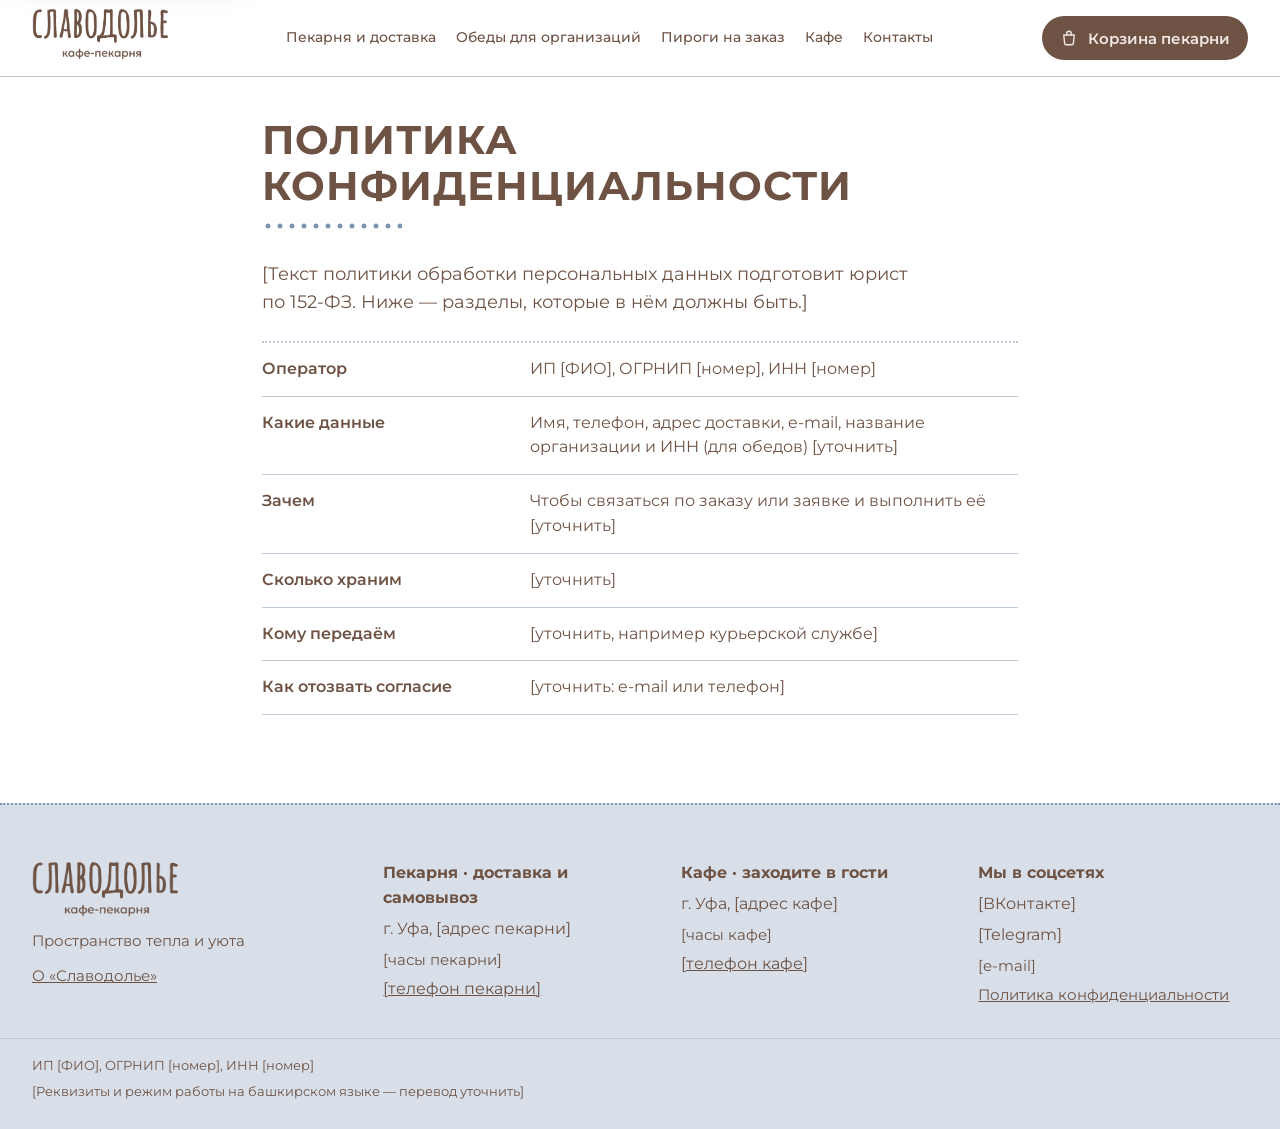
<file: site/privacy.html>
<!doctype html>
<html lang="ru">
<head>
<meta charset="utf-8">
<meta name="viewport" content="width=device-width, initial-scale=1">
<title>Политика конфиденциальности — Славодолье</title>
<meta name="description" content="Политика обработки персональных данных.">
<link rel="icon" type="image/png" href="assets/sign-light.png">
<link rel="preconnect" href="https://fonts.googleapis.com">
<link rel="preconnect" href="https://fonts.gstatic.com" crossorigin>
<link href="https://fonts.googleapis.com/css2?family=Montserrat:wght@400;500;600;700&amp;display=swap" rel="stylesheet">
<link rel="stylesheet" href="styles.css">
</head>
<body>
<a class="skip" href="#main">Перейти к содержимому</a>
<header class="site-header">
  <div class="wrap header-inner">
    <a class="header-logo" href="index.html" aria-label="Славодолье, кафе-пекарня — на главную">
      <img class="logo-l" src="assets/wordmark-light.png" alt="Славодолье, кафе-пекарня">
      <img class="logo-d" src="assets/wordmark-dark.png" alt="Славодолье, кафе-пекарня">
    </a>
    <nav class="main-nav" id="mainNav" aria-label="Разделы сайта">
      <a href="bakery.html">Пекарня и доставка</a>
      <a href="lunch.html">Обеды для организаций</a>
      <a href="pies.html">Пироги на заказ</a>
      <a href="cafe.html">Кафе</a>
      <a href="contacts.html">Контакты</a>
    </nav>
    <div class="header-actions">
      <a class="header-phone" data-phone="bakery" href="contacts.html">[телефон пекарни]</a>
      <button class="btn-p cart-btn" id="cartBtn" type="button" aria-label="Корзина пекарни">
        <svg width="18" height="18" viewBox="0 0 24 24" fill="none" stroke="currentColor" stroke-width="1.8" stroke-linecap="round" stroke-linejoin="round" aria-hidden="true"><path d="M5 8h14l-1.2 11.2a2 2 0 0 1-2 1.8H8.2a2 2 0 0 1-2-1.8L5 8z"/><path d="M9 8V6a3 3 0 0 1 6 0v2"/></svg>
        <span class="cart-label">Корзина пекарни</span>
        <span class="count" id="cartCount" hidden>0</span>
      </button>
      <button class="burger" type="button" aria-expanded="false" aria-controls="mainNav" aria-label="Меню">
        <svg width="20" height="20" viewBox="0 0 24 24" fill="none" stroke="currentColor" stroke-width="2" stroke-linecap="round" aria-hidden="true"><path d="M4 7h16M4 12h16M4 17h16"/></svg>
      </button>
    </div>
  </div>
</header>

<main id="main">
<section class="section" style="padding-top:40px">
  <div class="wrap" style="max-width:820px">
    <h1 class="sec-title">Политика конфиденциальности</h1>
    <p class="lead">[Текст политики обработки персональных данных подготовит юрист по 152-ФЗ. Ниже — разделы, которые в нём должны быть.]</p>
    <dl class="terms">
      <div><dt>Оператор</dt><dd><span data-site="legal.name">ИП [ФИО]</span>, ОГРНИП <span data-site="legal.ogrnip">[номер]</span>, ИНН <span data-site="legal.inn">[номер]</span></dd></div>
      <div><dt>Какие данные</dt><dd>Имя, телефон, адрес доставки, e-mail, название организации и ИНН (для обедов) [уточнить]</dd></div>
      <div><dt>Зачем</dt><dd>Чтобы связаться по заказу или заявке и выполнить её [уточнить]</dd></div>
      <div><dt>Сколько храним</dt><dd>[уточнить]</dd></div>
      <div><dt>Кому передаём</dt><dd>[уточнить, например курьерской службе]</dd></div>
      <div><dt>Как отозвать согласие</dt><dd>[уточнить: e-mail или телефон]</dd></div>
    </dl>
  </div>
</section>
</main>

<footer class="site-footer">
  <div class="wrap footer-cols">
    <div class="footer-col brand">
      <img class="logo-l" src="assets/wordmark-light.png" alt="Славодолье, кафе-пекарня">
      <img class="logo-d" src="assets/wordmark-dark.png" alt="Славодолье, кафе-пекарня">
      <span class="fs15">Пространство тепла и уюта</span>
      <a class="fs15" href="about.html">О «Славодолье»</a>
    </div>
    <div class="footer-col">
      <span class="t">Пекарня · доставка и самовывоз</span>
      <span>г. Уфа, <span data-site="bakery.address">[адрес пекарни]</span></span>
      <span class="fs15" data-site="bakery.hours">[часы пекарни]</span>
      <a data-phone="bakery" href="contacts.html">[телефон пекарни]</a>
    </div>
    <div class="footer-col">
      <span class="t">Кафе · заходите в гости</span>
      <span>г. Уфа, <span data-site="cafe.address">[адрес кафе]</span></span>
      <span class="fs15" data-site="cafe.hours">[часы кафе]</span>
      <a data-phone="cafe" href="contacts.html">[телефон кафе]</a>
    </div>
    <div class="footer-col">
      <span class="t">Мы в соцсетях</span>
      <span class="footer-col" data-socials><span>[ВКонтакте]</span><span>[Telegram]</span></span>
      <span class="fs15" data-email>[e-mail]</span>
      <a class="fs15" href="privacy.html">Политика конфиденциальности</a>
    </div>
  </div>
  <div class="wrap footer-legal">
    <p><span data-site="legal.name">ИП [ФИО]</span>, ОГРНИП <span data-site="legal.ogrnip">[номер]</span>, ИНН <span data-site="legal.inn">[номер]</span></p>
    <p>[Реквизиты и режим работы на башкирском языке — перевод уточнить]</p>
  </div>
</footer>

<script src="config.js"></script>
<script src="menu.js"></script>
<script src="script.js"></script>
</body>
</html>
</file>
<file: site/styles.css>
/* ===== Славодолье — стили сайта (сначала телефон, потом большие экраны) ===== */

/* ---------- Фирменные цвета из логобука и их роли ---------- */
:root{
  --brown:#6E5345;--blue:#7F95B2;--cream:#F2E9E4;--white:#FFFFFF;
  --brown-30:#9A877D;--brown-50:#B7A9A2;--brown-70:#D4CCC7;
  --blue-30:#A5B5C8;--blue-50:#BFCAD8;--blue-70:#D8DFE8;
  --cream-30:#F6F0EC;--cream-50:#F8F4F1;--cream-70:#FBF9F7;

  --bg:var(--white);--surface:var(--white);--line:var(--blue-50);
  --sky:var(--blue-70);           /* «небо» — пекарня */
  --milk:var(--cream);            /* «молоко» — кафе */
  --milk-soft:var(--cream-50);
  --milk-line:var(--brown-70);
  --text:var(--brown);--accent:var(--blue);
  --pill-bg:var(--blue);--pill-fg:var(--white);
  --band-bg:var(--blue);--band-fg:var(--white);
  --chip:var(--blue-70);--soft-bg:var(--blue-70);--soft-fg:var(--brown);
  --btn-bg:var(--brown);--btn-fg:var(--cream);--btn-bg-hover:#5A4338;
  --ph-bg:var(--blue-70);--ph-card:var(--white);--ph-line:var(--blue-30);
  --field-bg:var(--white);--field-line:var(--brown-30);
  --error:#9C4A36;--footer-bg:var(--blue-70);--footer-fg:var(--brown);
  --cloud-fill:rgba(255,255,255,0.85);--cloud-line:var(--blue-30);
  --overlay:rgba(79,95,118,0.45);
  --shadow:0 6px 24px rgba(127,149,176,0.22);
  --shadow-lift:0 14px 34px rgba(127,149,176,0.32);
  --ease:cubic-bezier(.2,.8,.2,1);
  --gutter:16px;
  --header-h:64px;
}
@media (prefers-color-scheme: dark){:root{
  --bg:#2B211C;--surface:#362A24;--sky:#312620;--line:#4E3F36;
  --milk:#362A24;--milk-soft:#312620;--milk-line:#4E3F36;
  --text:var(--cream);--accent:var(--blue-30);
  --pill-bg:var(--blue-30);--pill-fg:#2B211C;
  --band-bg:#312620;--band-fg:var(--cream);
  --chip:#45372F;--soft-bg:#45372F;--soft-fg:var(--cream);
  --btn-bg:var(--cream);--btn-fg:var(--brown);--btn-bg-hover:#FFFFFF;
  --ph-bg:#3A2E27;--ph-card:#3A2E27;--ph-line:#6B5A4E;
  --field-bg:#2B211C;--field-line:var(--brown-30);
  --error:#E3A792;--footer-bg:#1F1814;--footer-fg:var(--cream);
  --cloud-fill:rgba(165,181,200,0.10);--cloud-line:rgba(165,181,200,0.45);
  --overlay:rgba(0,0,0,0.6);--shadow:0 6px 24px rgba(0,0,0,0.3);--shadow-lift:0 14px 34px rgba(0,0,0,0.4);
}}
@media (min-width:768px){:root{--gutter:32px;--header-h:76px}}

/* ---------- База ---------- */
html{scroll-behavior:smooth;scroll-padding-top:calc(var(--header-h) + 16px)}
body{margin:0;background:var(--bg);color:var(--text);font-family:'Montserrat',Arial,sans-serif;font-size:16px;line-height:1.55;-webkit-text-size-adjust:100%}
body.has-bar{padding-bottom:84px}
a{color:var(--text)}a:hover{color:var(--accent)}
button,input,textarea,select{font-family:inherit}
button{cursor:pointer}
h1,h2,h3{text-wrap:balance}
img{max-width:100%}
:focus-visible{outline:3px solid var(--accent);outline-offset:3px}
[hidden]{display:none !important}
.wrap{max-width:1280px;margin:0 auto;padding-left:var(--gutter);padding-right:var(--gutter);box-sizing:border-box}
.skip{position:absolute;left:8px;top:-60px;z-index:100;background:var(--surface);padding:10px 16px;border-radius:999px;box-shadow:var(--shadow)}
.skip:focus{top:8px}
.visually-hidden{position:absolute;width:1px;height:1px;overflow:hidden;clip:rect(0 0 0 0);white-space:nowrap}
.muted{opacity:.85}
.todo{font-style:normal}

/* ---------- Кнопки ---------- */
.btn-p,.btn-s,.btn-sky{display:inline-flex;align-items:center;justify-content:center;gap:10px;border-radius:999px;font-weight:600;text-decoration:none;box-sizing:border-box;text-align:center}
.btn-p{background:var(--btn-bg);color:var(--btn-fg);border:none;transition:background .2s ease,transform .2s var(--ease),box-shadow .2s ease}
.btn-p:hover{background:var(--btn-bg-hover);color:var(--btn-fg);transform:translateY(-2px);box-shadow:var(--shadow)}
.btn-p:active{transform:translateY(0) scale(.97)}
.btn-s{background:transparent;color:var(--text);border:2px solid var(--text);transition:background .2s ease,transform .2s var(--ease)}
.btn-s:hover{background:var(--chip);color:var(--text);transform:translateY(-2px)}
.btn-s:active{transform:scale(.97)}
.btn-sky{background:var(--soft-bg);color:var(--soft-fg);border:2px solid transparent;transition:border-color .2s ease,transform .2s var(--ease)}
.btn-sky:hover{border-color:var(--accent);color:var(--soft-fg);transform:translateY(-2px)}
.btn-sky:active{transform:scale(.96)}
.btn-lg{min-height:52px;padding:0 26px;font-size:16px}
.btn-md{min-height:48px;padding:0 22px;font-size:15px}
.btn-sm{min-height:44px;padding:0 18px;font-size:15px}
.btn-block{width:100%}
.btn-row{display:flex;flex-wrap:wrap;gap:12px}
.pill{transition:background .25s ease,color .25s ease,transform .2s ease}
.pill:hover{transform:translateY(-2px)}
.card{transition:transform .35s var(--ease),box-shadow .35s ease}
.card:hover{transform:translateY(-4px);box-shadow:var(--shadow-lift)}
.link-arrow{font-weight:600;text-decoration:none;border-bottom:2px dotted var(--accent)}

/* ---------- Логотип: светлый / тёмный ---------- */
.logo-d{display:none}
@media (prefers-color-scheme: dark){.logo-l{display:none}.logo-d{display:block}}

/* ---------- Шапка ---------- */
.site-header{position:sticky;top:0;z-index:30;background:var(--surface);border-bottom:1px solid var(--line)}
.header-inner{display:flex;align-items:center;justify-content:space-between;gap:12px;min-height:var(--header-h)}
.header-logo{display:block;padding:6px 8px 6px 0;flex-shrink:0}
.header-logo img{height:40px;width:auto}
.header-actions{display:flex;align-items:center;gap:8px}
.header-phone{display:none;text-decoration:none;font-weight:600;white-space:nowrap}
.cart-btn{min-height:44px;min-width:44px;padding:0 12px;font-size:15px;position:relative}
.cart-label{display:none}
.count{display:inline-block;background:var(--blue-70);color:var(--brown);border-radius:999px;padding:0 7px;font-size:13px;line-height:22px;font-weight:700;min-width:8px;text-align:center}
.burger{width:44px;height:44px;border-radius:999px;border:2px solid var(--line);background:var(--surface);color:var(--text);display:flex;align-items:center;justify-content:center}
.main-nav{display:none}
.main-nav.open{display:flex;flex-direction:column;position:absolute;left:0;right:0;top:100%;background:var(--surface);border-bottom:1px solid var(--line);box-shadow:var(--shadow);padding:8px var(--gutter) 16px;animation:rise .3s var(--ease) both}
.main-nav a{text-decoration:none;padding:12px 0;font-size:17px;font-weight:500;border-bottom:1px dotted var(--line)}
.main-nav a:last-child{border-bottom:none}
.main-nav a[aria-current="page"]{font-weight:700;color:var(--accent)}
@media (min-width:1024px){
  .header-logo img{height:52px}
  .burger{display:none}
  .main-nav,.main-nav.open{display:flex;flex-direction:row;position:static;gap:20px;padding:0;border:none;box-shadow:none;background:none;animation:none;font-size:14px}
  .main-nav a{padding:10px 0;font-size:14px;border:none;white-space:nowrap}
  .main-nav a[aria-current="page"]{color:var(--text);box-shadow:inset 0 -3px 0 var(--accent)}
  .cart-btn{white-space:nowrap}
  .header-actions{gap:20px}
  .cart-btn{padding:0 18px}
  .cart-label{display:inline}
}
/* шапке на широких экранах даём больше места, чтобы поместился телефон */
@media (min-width:1400px){
  .site-header .wrap{max-width:1440px}
  .main-nav,.main-nav.open{gap:26px}
  .main-nav a{font-size:15px}
  .header-phone{display:inline}
}

/* ---------- Общие секции ---------- */
.section{padding:56px 0}
.section.tight{padding:40px 0}
@media (min-width:768px){.section{padding:88px 0}.section.tight{padding:56px 0}}
.sec-title{overflow-wrap:break-word;hyphens:auto;margin:0 0 24px;font-weight:700;font-size:28px;line-height:1.15;text-transform:uppercase;letter-spacing:1px}
.sec-title::after{content:"";display:block;width:140px;height:6px;margin-top:14px;background:radial-gradient(circle,var(--accent) 2.2px,transparent 2.8px) 0 0/12px 6px repeat-x;transform-origin:left center}
.on-band .sec-title{color:var(--band-fg)}
.on-band .sec-title::after{background:radial-gradient(circle,var(--band-fg) 2.2px,transparent 2.8px) 0 0/12px 6px repeat-x}
@media (min-width:768px){.sec-title{font-size:40px;margin-bottom:32px}}
.lead{margin:0 0 24px;font-size:18px;max-width:36em}
.sub-title{margin:0 0 12px;font-size:20px;font-weight:600}
.band{background:var(--band-bg)}
.sky{background:var(--sky)}
.milk{background:var(--milk)}
.grid-2,.grid-3{display:grid;gap:20px;grid-template-columns:1fr}
@media (min-width:768px){.grid-2{grid-template-columns:repeat(2,1fr);gap:28px}.grid-3{grid-template-columns:repeat(3,1fr);gap:24px}}
.stack{display:flex;flex-direction:column;gap:16px}

/* метка раздела: «Пекарня · …» / «Кафе · …» */
.tag{display:inline-flex;align-items:center;gap:8px;align-self:flex-start;background:var(--surface);color:var(--text);border:2px dotted var(--accent);border-radius:999px;padding:4px 14px 4px 6px;font-size:14px;font-weight:600}
.tag .round-icon{width:28px;height:28px;border-width:0;background:var(--chip)}
.tag .round-icon svg{width:16px;height:16px}

/* ---------- Первый экран ---------- */
.hero{position:relative;overflow:hidden}
.hero.sky{background:var(--sky)}
.hero.milk{background:var(--milk)}
.cloud{position:absolute;height:auto;pointer-events:none}
.cloud path{fill:var(--cloud-fill);stroke:var(--cloud-line)}
.cloud-a{top:24px;right:-30px;width:150px}
.cloud-b{top:62%;left:-40px;width:120px}
.cloud-c{bottom:12px;right:30%;width:96px}
@media (min-width:768px){.cloud-a{top:48px;right:8%;width:220px}.cloud-b{left:-2%;width:160px}.cloud-c{bottom:24px;right:36%;width:120px}}
.hero-inner{position:relative;z-index:1;padding-top:40px;padding-bottom:48px;display:grid;grid-template-columns:1fr;gap:32px;align-items:center}
@media (min-width:900px){.hero-inner{grid-template-columns:1.05fr 1fr;gap:64px;padding-top:80px;padding-bottom:88px}}
.hero-text{display:flex;flex-direction:column;gap:18px}
.hero h1{margin:0;font-weight:700;font-size:clamp(32px,8.5vw,60px);line-height:1.06;letter-spacing:-.5px}
.hero .lead{margin:0}
.hero-note{margin:0;font-size:15px;font-weight:500}
.swirl{width:100%;max-width:580px;height:auto;overflow:visible;display:none}
.swirl-line{stroke:var(--accent)}
.swirl-words{font-family:'Montserrat',Arial,sans-serif;font-size:14px;font-weight:600;fill:var(--text)}
.slogan-plain{margin:0;font-size:17px;font-weight:600}
@media (min-width:641px){.swirl{display:block}.slogan-plain{display:none}}

/* развилка на главной */
.choice{display:grid;grid-template-columns:1fr;gap:14px}
@media (min-width:560px){.choice{grid-template-columns:1fr 1fr}}
.choice-card{display:flex;flex-direction:column;gap:10px;padding:20px;border-radius:24px;text-decoration:none;color:var(--text);box-shadow:var(--shadow);border:2px solid transparent;transition:transform .35s var(--ease),box-shadow .35s ease,border-color .2s ease}
.choice-card:hover{transform:translateY(-4px);box-shadow:var(--shadow-lift);border-color:var(--accent);color:var(--text)}
.choice-card.bakery{background:var(--surface)}
.choice-card.cafe{background:var(--milk)}
.choice-card h2{margin:0;font-size:22px;line-height:1.2}
.choice-card p{margin:0;font-size:15px}
.choice-card .go{margin-top:auto;font-weight:700;display:flex;align-items:center;gap:8px}
.choice-card .go::after{content:"→";transition:transform .2s var(--ease)}
.choice-card:hover .go::after{transform:translateX(4px)}
.choice-card.bakery .go{color:var(--text)}

/* фото-заглушки */
.ph{background:var(--ph-bg);border:2px dashed var(--ph-line);border-radius:24px;display:flex;align-items:center;justify-content:center;text-align:center;padding:24px;font-size:15px;box-sizing:border-box}
.ph-43{aspect-ratio:4/3}
.ph-32{aspect-ratio:3/2}
.ph-card{background:var(--ph-card);box-shadow:var(--shadow)}
.hero-visual{position:relative;padding:0 0 28px 28px}
.hero-sign{position:absolute;left:0;bottom:0;width:112px;height:112px;border-radius:999px;background:var(--surface);border:2px dotted var(--accent);display:flex;align-items:center;justify-content:center;box-shadow:var(--shadow)}
.hero-sign img{width:74px;height:auto}
@media (min-width:768px){.hero-visual{padding:0 0 36px 36px}.hero-sign{width:148px;height:148px}.hero-sign img{width:98px}}

/* ---------- Три пути заказа ---------- */
.paths{display:grid;grid-template-columns:1fr;gap:16px}
@media (min-width:768px){.paths{grid-template-columns:repeat(3,1fr);gap:24px}}
.path{display:flex;flex-direction:column;gap:12px;background:var(--surface);border-radius:16px;padding:24px;box-shadow:var(--shadow)}
.path h3{margin:0;font-size:20px;font-weight:600}
.path p{margin:0;flex-grow:1}
.round-icon{width:56px;height:56px;flex-shrink:0;border:2px dotted var(--accent);border-radius:999px;display:flex;align-items:center;justify-content:center;color:var(--accent);background:var(--sky);box-sizing:border-box}

/* ---------- Полоса с птицами ---------- */
.bird-band{height:72px;background:var(--blue) url(assets/pattern.png) repeat;background-size:240px 140px;animation:flock 70s linear infinite}
@media (min-width:768px){.bird-band{height:96px}}
@media (prefers-color-scheme: dark){.bird-band{opacity:.6}}

/* ---------- Каталог пекарни ---------- */
.facts{display:flex;flex-wrap:wrap;gap:10px;margin:0 0 24px;padding:0;list-style:none}
.facts li{background:var(--surface);border:2px dotted var(--accent);border-radius:999px;padding:6px 14px;font-size:14px;font-weight:500}
.facts b{font-weight:700}
.tabs-wrap{position:sticky;top:var(--header-h);z-index:10;background:var(--bg);padding:10px 0;margin:0 calc(var(--gutter) * -1) 28px;padding-left:var(--gutter);padding-right:var(--gutter)}
.tabs{display:flex;gap:8px;overflow-x:auto;scrollbar-width:none;padding:6px;background:var(--sky);border-radius:999px;width:fit-content;max-width:100%;box-sizing:border-box}
.tabs::-webkit-scrollbar{display:none}
.tab{flex-shrink:0;min-height:44px;padding:0 18px;border:none;border-radius:999px;background:transparent;color:var(--text);font-size:16px;font-weight:500;line-height:1.2}
.tab[aria-pressed="true"]{background:var(--pill-bg);color:var(--pill-fg);font-weight:700;box-shadow:var(--shadow)}
@media (min-width:768px){.tab{min-height:48px;padding:0 22px;font-size:19px}}

.menu-grid{display:flex;flex-direction:column;gap:48px}
@media (min-width:768px){.menu-grid{gap:72px}}
.menu-sec{display:flex;flex-direction:column;gap:20px}
.menu-sec-head{display:flex;align-items:baseline;justify-content:space-between;gap:8px 16px;flex-wrap:wrap;padding-bottom:12px;border-bottom:2px dotted var(--line)}
.menu-sec-head h3{margin:0;font-weight:700;font-size:22px;text-transform:uppercase;letter-spacing:1px}
.menu-sec-head p{margin:0;font-size:15px;font-weight:500}
@media (min-width:768px){.menu-sec-head h3{font-size:28px}}
.menu-cards{display:grid;grid-template-columns:1fr;gap:14px}
@media (min-width:640px){.menu-cards{grid-template-columns:repeat(auto-fill,minmax(min(250px,100%),1fr));gap:24px}}

/* карточка: на телефоне фото слева, текст справа; на больших — фото сверху */
.menu-card{display:grid;grid-template-columns:104px 1fr;background:var(--surface);border:1px solid var(--line);border-radius:16px;overflow:hidden;box-shadow:var(--shadow)}
.card-photo{position:relative;background:var(--ph-bg);display:flex;align-items:center;justify-content:center;font-size:12px;text-align:center;padding:10px;min-height:120px;box-sizing:border-box}
.card-photo.has-img{padding:0;background:var(--ph-bg)}
.card-photo img{position:absolute;inset:0;width:100%;height:100%;object-fit:cover;display:block}
.badge{z-index:1;position:absolute;top:8px;left:8px;background:var(--white);color:var(--brown);border:2px dotted var(--blue);border-radius:999px;padding:1px 10px;font-size:12px;font-weight:700}
.card-body{display:flex;flex-direction:column;gap:6px;padding:14px 14px 14px 16px;min-width:0}
.card-body h4{margin:0;font-size:17px;font-weight:600;line-height:1.3}
.card-desc{margin:0;font-size:14px;line-height:1.45;flex-grow:1}
.card-foot{display:flex;align-items:center;justify-content:space-between;gap:10px;margin-top:6px;flex-wrap:wrap}
.card-price{display:flex;flex-direction:column}
.price{font-size:18px;font-weight:700;font-variant-numeric:tabular-nums}
.price.unknown{font-size:14px;font-weight:600}
.weight{font-size:13px}
.add-btn{min-height:44px;padding:0 18px;font-size:15px}
@media (min-width:640px){
  .menu-card{display:flex;flex-direction:column}
  .card-photo{aspect-ratio:4/3;font-size:14px;padding:20px}
  .badge{top:12px;left:12px;padding:2px 12px;font-size:13px}
  .card-body{padding:18px 20px 20px;gap:8px;flex-grow:1}
  .card-body h4{font-size:18px}
  .price{font-size:20px}
}
.stepper{display:flex;align-items:center;gap:4px;background:var(--chip);border-radius:999px;padding:2px}
.stepper .qty{min-width:24px;text-align:center;font-weight:700}
.st-btn{width:44px;height:44px;border:none;background:none;border-radius:999px;font-size:20px;color:var(--text)}
.st-btn.inc{background:var(--pill-bg);color:var(--pill-fg);font-size:22px;font-weight:700}

/* ---------- Инфо-карточки, шаги, условия ---------- */
.info-card{display:flex;flex-direction:column;gap:12px;background:var(--surface);border-radius:16px;padding:24px;box-shadow:var(--shadow);box-sizing:border-box}
.info-card h3{margin:0;font-size:20px;font-weight:600}
.info-card p{margin:0}
.info-card.milk-card{background:var(--milk);box-shadow:none;border:1px solid var(--milk-line)}
.steps{list-style:none;margin:0;padding:0;display:grid;grid-template-columns:1fr;gap:16px;counter-reset:st}
@media (min-width:768px){.steps{grid-template-columns:repeat(4,1fr);gap:24px}}
.steps li{counter-increment:st;display:flex;gap:14px;align-items:flex-start}
@media (min-width:768px){.steps li{flex-direction:column}}
.steps li::before{content:counter(st);flex-shrink:0;width:44px;height:44px;border-radius:999px;border:2px dotted var(--accent);display:flex;align-items:center;justify-content:center;font-weight:700;color:var(--text);background:var(--surface)}
.steps b{display:block;margin-bottom:2px}
.terms{margin:0;display:grid;grid-template-columns:1fr;border-top:2px dotted var(--line)}
.terms div{display:grid;grid-template-columns:1fr;gap:2px;padding:14px 0;border-bottom:1px solid var(--line)}
@media (min-width:640px){.terms div{grid-template-columns:minmax(180px,1fr) 2fr;gap:24px}}
.terms dt{font-weight:600}
.terms dd{margin:0}
.faq details{border-bottom:1px solid var(--line);padding:4px 0}
.faq summary{cursor:pointer;min-height:44px;display:flex;align-items:center;font-weight:600;list-style:none;gap:12px}
.faq summary::-webkit-details-marker{display:none}
.faq summary::before{content:"+";flex-shrink:0;width:28px;height:28px;border-radius:999px;background:var(--chip);display:flex;align-items:center;justify-content:center;font-weight:700;transition:transform .2s var(--ease)}
.faq details[open] summary::before{transform:rotate(45deg)}
.faq details p{margin:0 0 14px 40px}

/* плашка «доставки из кафе нет» */
.notice{display:flex;flex-direction:column;gap:14px;align-items:flex-start;background:var(--surface);border:2px dotted var(--accent);border-radius:24px;padding:22px}
.notice p{margin:0;font-size:17px}
@media (min-width:768px){.notice{flex-direction:row;align-items:center;justify-content:space-between;padding:28px 32px}}

/* адреса */
.place{display:flex;flex-direction:column;gap:12px;border-radius:24px;padding:24px;box-sizing:border-box}
.place.bakery{background:var(--sky)}
.place.cafe{background:var(--milk)}
.place h3{margin:0;font-size:22px}
.place dl{margin:0;display:grid;gap:6px}
.place dt{font-size:13px;font-weight:600;text-transform:uppercase;letter-spacing:1px;opacity:.9}
.place dd{margin:0 0 6px}
.place .btn-row{margin-top:auto;padding-top:8px}
.map-ph{min-height:220px}
.open-now{display:inline-flex;align-items:center;gap:8px;font-weight:600;font-size:15px}
.open-now::before{content:"";width:10px;height:10px;border-radius:999px;background:var(--accent)}

/* ---------- Формы ---------- */
.form{display:flex;flex-direction:column;gap:16px}
.form-card{background:var(--surface);border-radius:24px;padding:22px;box-shadow:var(--shadow)}
@media (min-width:768px){.form-card{padding:32px}}
.field{display:flex;flex-direction:column;gap:6px;font-size:14px;font-weight:600}
.field input,.field textarea,.field select{border:1px solid var(--field-line);border-radius:12px;background:var(--field-bg);font-size:16px;font-weight:400;color:var(--text);min-height:48px;padding:0 14px;box-sizing:border-box;width:100%}
.field textarea{padding:10px 14px;resize:vertical;min-height:88px}
.field select{appearance:none;background-image:linear-gradient(45deg,transparent 50%,currentColor 50%),linear-gradient(135deg,currentColor 50%,transparent 50%);background-position:calc(100% - 20px) 21px,calc(100% - 14px) 21px;background-size:6px 6px;background-repeat:no-repeat;padding-right:36px}
.field .hint{font-weight:400;font-size:13px}
.field-row{display:grid;grid-template-columns:1fr 1fr;gap:12px}
.field[aria-invalid="true"] input,.field[aria-invalid="true"] select,.field[aria-invalid="true"] textarea{border-color:var(--error);border-width:2px}
.consent{display:flex;gap:12px;align-items:flex-start;font-size:14px;font-weight:400;line-height:1.45;cursor:pointer}
.consent input{width:22px;height:22px;margin:1px 0 0;flex-shrink:0;accent-color:var(--brown)}
@media (prefers-color-scheme: dark){.consent input{accent-color:var(--blue-30)}}
.consent[aria-invalid="true"]{color:var(--error)}
.form-error{margin:0;color:var(--error);font-size:14px;font-weight:600}
.modes{display:flex;gap:6px;padding:6px;background:var(--sky);border-radius:999px}
.mode{flex:1 1 0;min-height:44px;border:none;background:transparent;color:var(--text);border-radius:999px;font-weight:500;font-size:15px}
.mode[aria-pressed="true"]{background:var(--surface);font-weight:700;box-shadow:var(--shadow)}
.choices{display:grid;grid-template-columns:1fr;gap:10px}
@media (min-width:560px){.choices{grid-template-columns:repeat(2,1fr)}}
.choice-opt{position:relative;display:flex;flex-direction:column;gap:2px;padding:14px 16px 14px 48px;border:2px solid var(--line);border-radius:16px;cursor:pointer;background:var(--surface);transition:border-color .2s ease}
.choice-opt input{position:absolute;left:16px;top:16px;width:20px;height:20px;margin:0;accent-color:var(--brown)}
@media (prefers-color-scheme: dark){.choice-opt input{accent-color:var(--blue-30)}}
.choice-opt:has(input:checked){border-color:var(--accent);box-shadow:var(--shadow)}
.choice-opt b{font-weight:600}
.choice-opt span{font-size:14px}
.zone-box{display:flex;flex-direction:column;gap:10px;padding:16px;border-radius:16px;background:var(--sky)}
.zone-box p{margin:0;font-size:15px}
.note{margin:0;font-size:14px}

/* пошаговая форма (пироги, обеды) */
.progress{display:flex;align-items:center;gap:8px;margin:0 0 20px;padding:0;list-style:none}
.progress li{display:flex;align-items:center;gap:8px;font-size:13px;font-weight:600}
.progress li::before{content:"";width:12px;height:12px;border-radius:999px;border:2px dotted var(--accent);box-sizing:border-box}
.progress li.done::before,.progress li[aria-current="step"]::before{background:var(--accent);border-style:solid}
.progress li:not(:last-child)::after{content:"";width:18px;height:2px;background:radial-gradient(circle,var(--accent) 1px,transparent 1.4px) 0 0/6px 2px repeat-x}
.progress .lbl{display:none}
.progress li[aria-current="step"] .lbl{display:inline}
@media (min-width:768px){.progress .lbl{display:inline}.progress li:not(:last-child)::after{width:28px}}
.wizard-panel{display:flex;flex-direction:column;gap:16px}
.wizard-panel h3{margin:0;font-size:20px}
.summary{margin:0;padding:12px 16px;border-radius:12px;background:var(--chip);font-weight:600;font-size:15px}
.wizard-nav{display:flex;gap:12px;flex-wrap:wrap}
.wizard-nav .btn-p{flex:1 1 200px}

/* экран «спасибо» внутри страницы */
.thanks{display:flex;flex-direction:column;align-items:center;text-align:center;gap:18px;padding:24px 8px}
.thanks p{margin:0;font-size:17px;max-width:30em}

/* ---------- Подвал ---------- */
.site-footer{background:var(--footer-bg);color:var(--footer-fg);border-top:2px dotted var(--accent)}
.site-footer a{color:var(--footer-fg)}
.footer-cols{padding-top:48px;padding-bottom:32px;display:grid;grid-template-columns:1fr;gap:28px}
@media (min-width:640px){.footer-cols{grid-template-columns:repeat(2,1fr)}}
@media (min-width:1024px){.footer-cols{grid-template-columns:1.2fr 1fr 1fr 1fr;padding-top:56px}}
.footer-col{display:flex;flex-direction:column;gap:6px}
.footer-col.brand{gap:12px}
.footer-col.brand img{height:56px;width:auto;align-self:flex-start}
.footer-col .t{font-weight:700}
.fs15{font-size:15px}
.footer-legal{padding-top:16px;padding-bottom:28px;font-size:13px;border-top:1px solid var(--line);display:grid;gap:6px}
.footer-legal p{margin:0}

/* ---------- Нижняя плашка корзины и закреплённая кнопка (телефон) ---------- */
.cart-bar,.sticky-cta{position:fixed;left:12px;right:12px;bottom:12px;z-index:25}
.cart-bar{display:flex;align-items:center;justify-content:space-between;gap:12px;min-height:56px;padding:0 8px 0 20px;border-radius:999px;background:var(--btn-bg);color:var(--btn-fg);border:none;font-size:15px;font-weight:600;box-shadow:var(--shadow-lift);animation:rise .4s var(--ease) both}
.cart-bar .go{background:var(--cream);color:var(--brown);border-radius:999px;padding:10px 16px;font-weight:700}
@media (prefers-color-scheme: dark){.cart-bar .go{background:var(--brown);color:var(--cream)}}
.sticky-cta{display:flex}
.sticky-cta .btn-p{width:100%;min-height:56px;box-shadow:var(--shadow-lift)}
@media (min-width:1024px){.cart-bar,.sticky-cta{display:none !important}body.has-bar{padding-bottom:0}}

/* ---------- Корзина (выезжающая панель) ---------- */
.cart-layer{position:fixed;inset:0;z-index:50;display:flex;justify-content:flex-end}
.veil{position:absolute;inset:0;background:var(--overlay);border:none;padding:0}
.drawer{position:relative;width:460px;max-width:100%;height:100%;background:var(--surface);color:var(--text);display:flex;flex-direction:column;box-sizing:border-box;box-shadow:var(--shadow-lift)}
.drawer-head{display:flex;align-items:center;justify-content:space-between;gap:12px;padding:16px 20px;background:var(--sky);border-bottom:2px dotted var(--line)}
.drawer-head h2{margin:0;font-weight:700;font-size:20px;text-transform:uppercase;letter-spacing:1px}
.drawer-head .sub{display:block;font-size:13px;font-weight:500;text-transform:none;letter-spacing:0}
.close-btn{width:44px;height:44px;flex-shrink:0;background:var(--surface);border-radius:999px;display:flex;align-items:center;justify-content:center;padding:0}
.view{flex-grow:1;min-height:0;display:flex;flex-direction:column}
.view-center{flex-grow:1;display:flex;flex-direction:column;align-items:center;text-align:center;gap:20px;padding:40px 24px;overflow-y:auto}
.view-center p{margin:0;font-size:17px}
.bird-circle{padding:20px;width:170px;height:170px;box-sizing:border-box;border-radius:999px;background:var(--sky);display:flex;align-items:center;justify-content:center}
.bird-circle img{width:118px;height:auto}
.lines{flex-grow:1;overflow-y:auto;padding:8px 20px;display:flex;flex-direction:column}
.line{display:flex;align-items:center;gap:10px;padding:14px 0;border-bottom:1px solid var(--line)}
.line-info{flex-grow:1;display:flex;flex-direction:column;min-width:0}
.line-name{font-weight:600}
.line-price{font-size:14px}
.line-step{display:flex;align-items:center;gap:2px;background:var(--chip);border-radius:999px;padding:2px}
.line-step button{width:40px;height:40px;border:none;background:none;border-radius:999px;font-size:18px;color:var(--text)}
.line-step .qty{min-width:22px;text-align:center;font-weight:700}
.line-sum{min-width:64px;text-align:right;font-weight:700;font-variant-numeric:tabular-nums;font-size:15px}
.drawer-foot{padding:16px 20px 20px;border-top:1px solid var(--line);display:flex;flex-direction:column;gap:12px}
.total{display:flex;justify-content:space-between;gap:12px;font-size:18px;font-weight:700}
.total .unknown{font-size:14px;font-weight:600;text-align:right}
.form-body{flex-grow:1;overflow-y:auto;padding:18px 20px;display:flex;flex-direction:column;gap:16px}
.done-ring{position:relative;width:200px;height:200px;display:flex;align-items:center;justify-content:center}
.done-ring svg{position:absolute;inset:0;width:200px;height:200px}
.done-ring circle{stroke:var(--accent)}
.done-ring .bird-circle{width:164px;height:164px;padding:0}
.done-ring .bird-circle img{width:112px}

/* ===== Анимации (только transform и opacity) ===== */
.rise{animation:rise .9s var(--ease) both}
.d1{animation-delay:.05s}.d2{animation-delay:.2s}.d3{animation-delay:.9s}.d4{animation-delay:1.05s}.d5{animation-delay:1.2s}
.swirl-line{stroke-dasharray:1500;animation:draw 2.2s cubic-bezier(.45,.05,.25,1) .35s both}
.swirl-words{animation:fadein 1s ease 1.7s both}
.photo-in{animation:photo 1.1s var(--ease) .15s both}
.sign-in{animation:landing 1.2s cubic-bezier(.3,1.4,.4,1) .9s both}
.cloud-a{animation:drift 26s ease-in-out infinite alternate}
.cloud-b{animation:drift 34s ease-in-out -12s infinite alternate-reverse}
.cloud-c{animation:drift 40s ease-in-out -6s infinite alternate}
.cards-a article{animation:cardA .6s var(--ease) both}
.cards-b article{animation:cardB .6s var(--ease) both}
.step-in{animation:stepin .35s cubic-bezier(.3,1.5,.5,1) both}
.peck-a{animation:peckA .55s ease both}.peck-b{animation:peckB .55s ease both}
.peck-a .count{animation:popA .5s cubic-bezier(.3,1.6,.5,1) both}.peck-b .count{animation:popB .5s cubic-bezier(.3,1.6,.5,1) both}
.veil{animation:fadein .3s ease both}
.drawer{animation:slidein .5s cubic-bezier(.2,.9,.2,1) both}
.line-in{animation:rise .45s var(--ease) both}
.panel-in{animation:rise .45s var(--ease) both}
.nod{animation:nod 1.6s ease .3s both}
.hop{animation:hop 1.1s cubic-bezier(.3,1.3,.5,1) .15s both}
.ring{animation:ring 1.4s var(--ease) .1s both;transform-origin:center}

@keyframes rise{from{opacity:0;transform:translateY(22px)}to{opacity:1;transform:none}}
@keyframes fadein{from{opacity:0}to{opacity:1}}
@keyframes draw{from{stroke-dashoffset:1500}to{stroke-dashoffset:0}}
@keyframes photo{from{opacity:0;transform:translateY(30px) rotate(-2deg) scale(.96)}to{opacity:1;transform:none}}
@keyframes landing{0%{opacity:0;transform:translate(-60px,-90px) rotate(-18deg) scale(.6)}70%{opacity:1;transform:translate(0,6px) rotate(3deg) scale(1.03)}100%{opacity:1;transform:none}}
@keyframes drift{from{transform:translateX(-40px)}to{transform:translateX(60px)}}
@keyframes flock{from{background-position:0 0}to{background-position:-960px 0}}
/* A и B одинаковые: смена имени анимации заставляет браузер проиграть её заново */
@keyframes cardA{from{opacity:0;transform:translateY(26px) scale(.97)}to{opacity:1;transform:none}}
@keyframes cardB{from{opacity:0;transform:translateY(26px) scale(.97)}to{opacity:1;transform:none}}
@keyframes stepin{from{opacity:0;transform:scale(.7)}to{opacity:1;transform:none}}
@keyframes peckA{0%,100%{transform:none}30%{transform:rotate(-7deg) translateY(2px)}60%{transform:rotate(4deg)}}
@keyframes peckB{0%,100%{transform:none}30%{transform:rotate(-7deg) translateY(2px)}60%{transform:rotate(4deg)}}
@keyframes popA{0%{transform:scale(1)}40%{transform:scale(1.5)}100%{transform:scale(1)}}
@keyframes popB{0%{transform:scale(1)}40%{transform:scale(1.5)}100%{transform:scale(1)}}
@keyframes slidein{from{transform:translateX(100%)}to{transform:none}}
@keyframes nod{0%,100%{transform:none}20%{transform:rotate(-8deg)}40%{transform:rotate(5deg)}60%{transform:rotate(-3deg)}}
@keyframes hop{0%{opacity:0;transform:translateY(40px) scale(.8)}45%{opacity:1;transform:translateY(-18px) scale(1.04,.96)}70%{transform:translateY(0) scale(.97,1.03)}100%{opacity:1;transform:none}}
@keyframes ring{from{opacity:0;transform:rotate(-120deg) scale(.85)}to{opacity:1;transform:none}}
@keyframes titleline{from{transform:scaleX(0)}to{transform:scaleX(1)}}

@supports (animation-timeline: view()){
  .sec-title::after{animation:titleline linear both;animation-timeline:view();animation-range:entry 10% cover 35%}
}
@media (prefers-reduced-motion: reduce){
  html{scroll-behavior:auto}
  *,*::before,*::after{animation:none !important;transition:none !important}
}

/* узкие ноутбуки: в шапке у корзины остаётся только значок со счётчиком */
@media (min-width:1024px) and (max-width:1199px){
  .cart-label{display:none}
  .main-nav,.main-nav.open{gap:16px}
}
</file>
